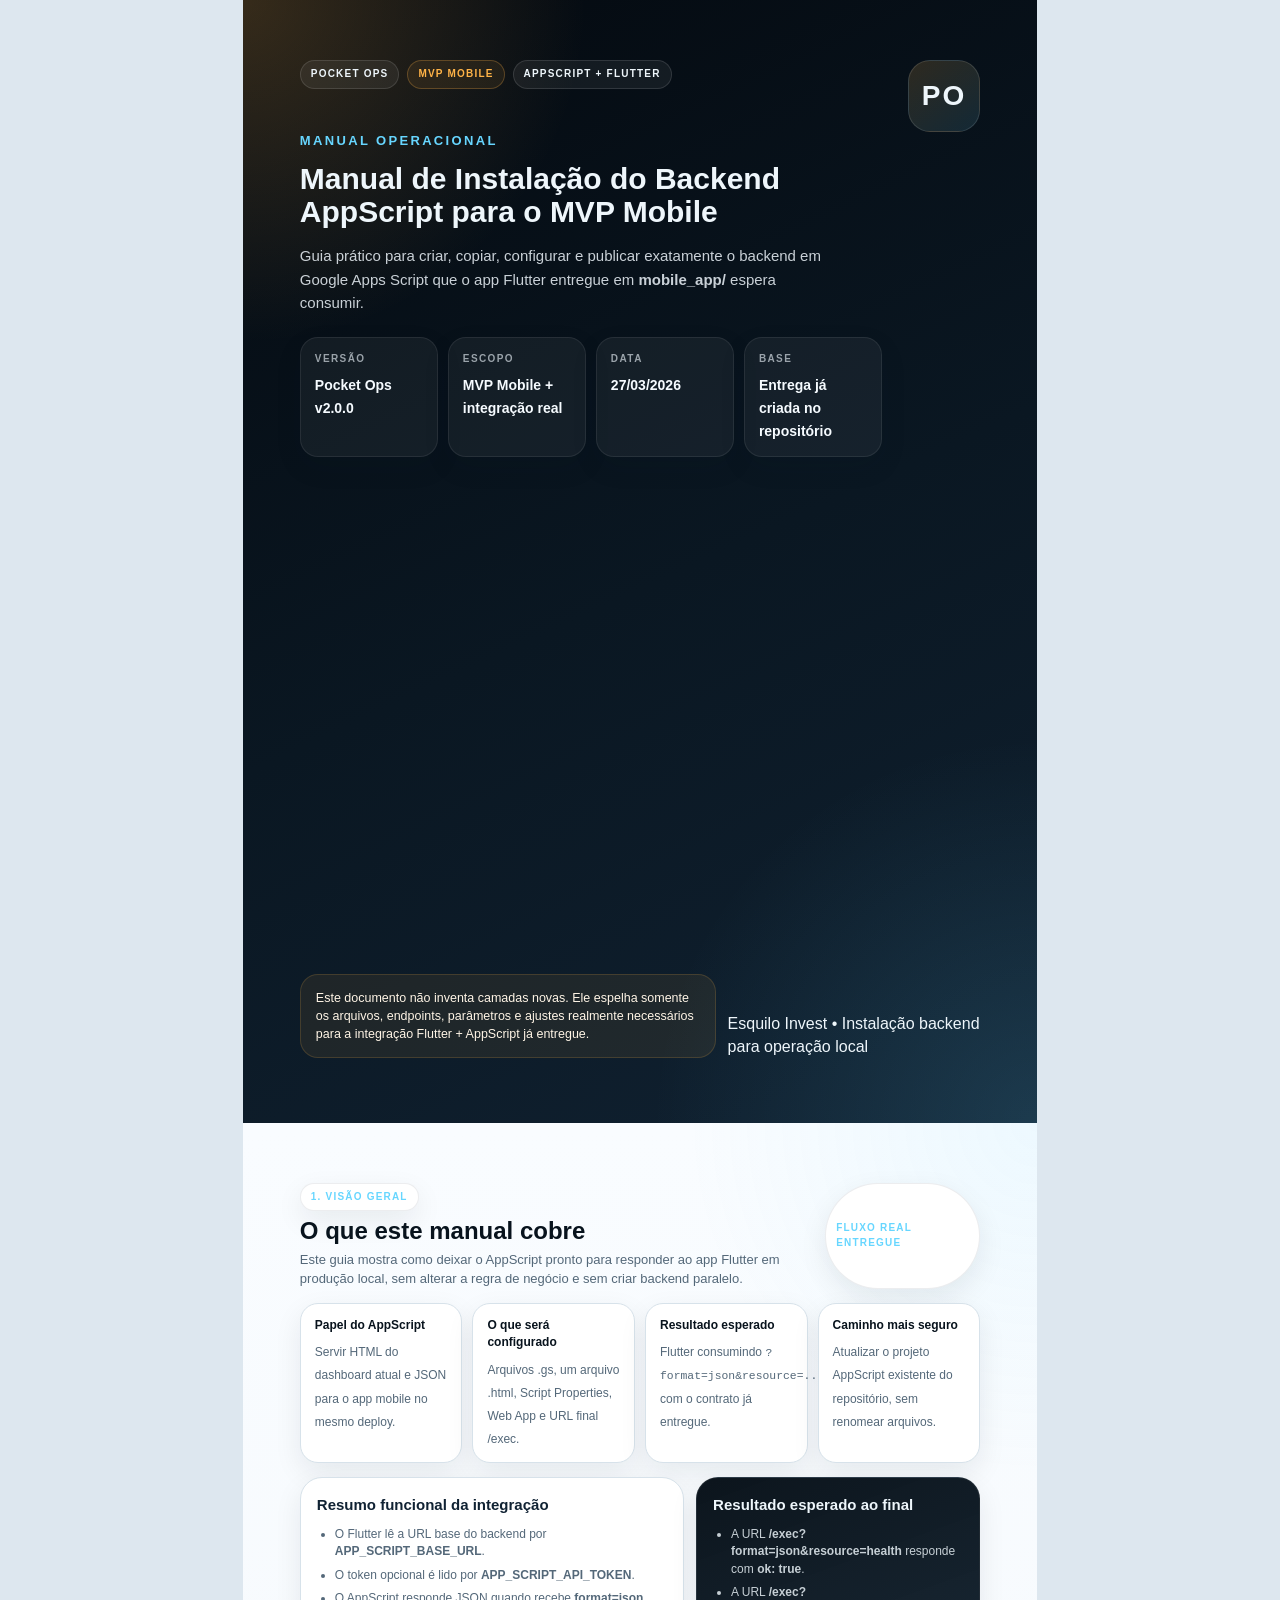
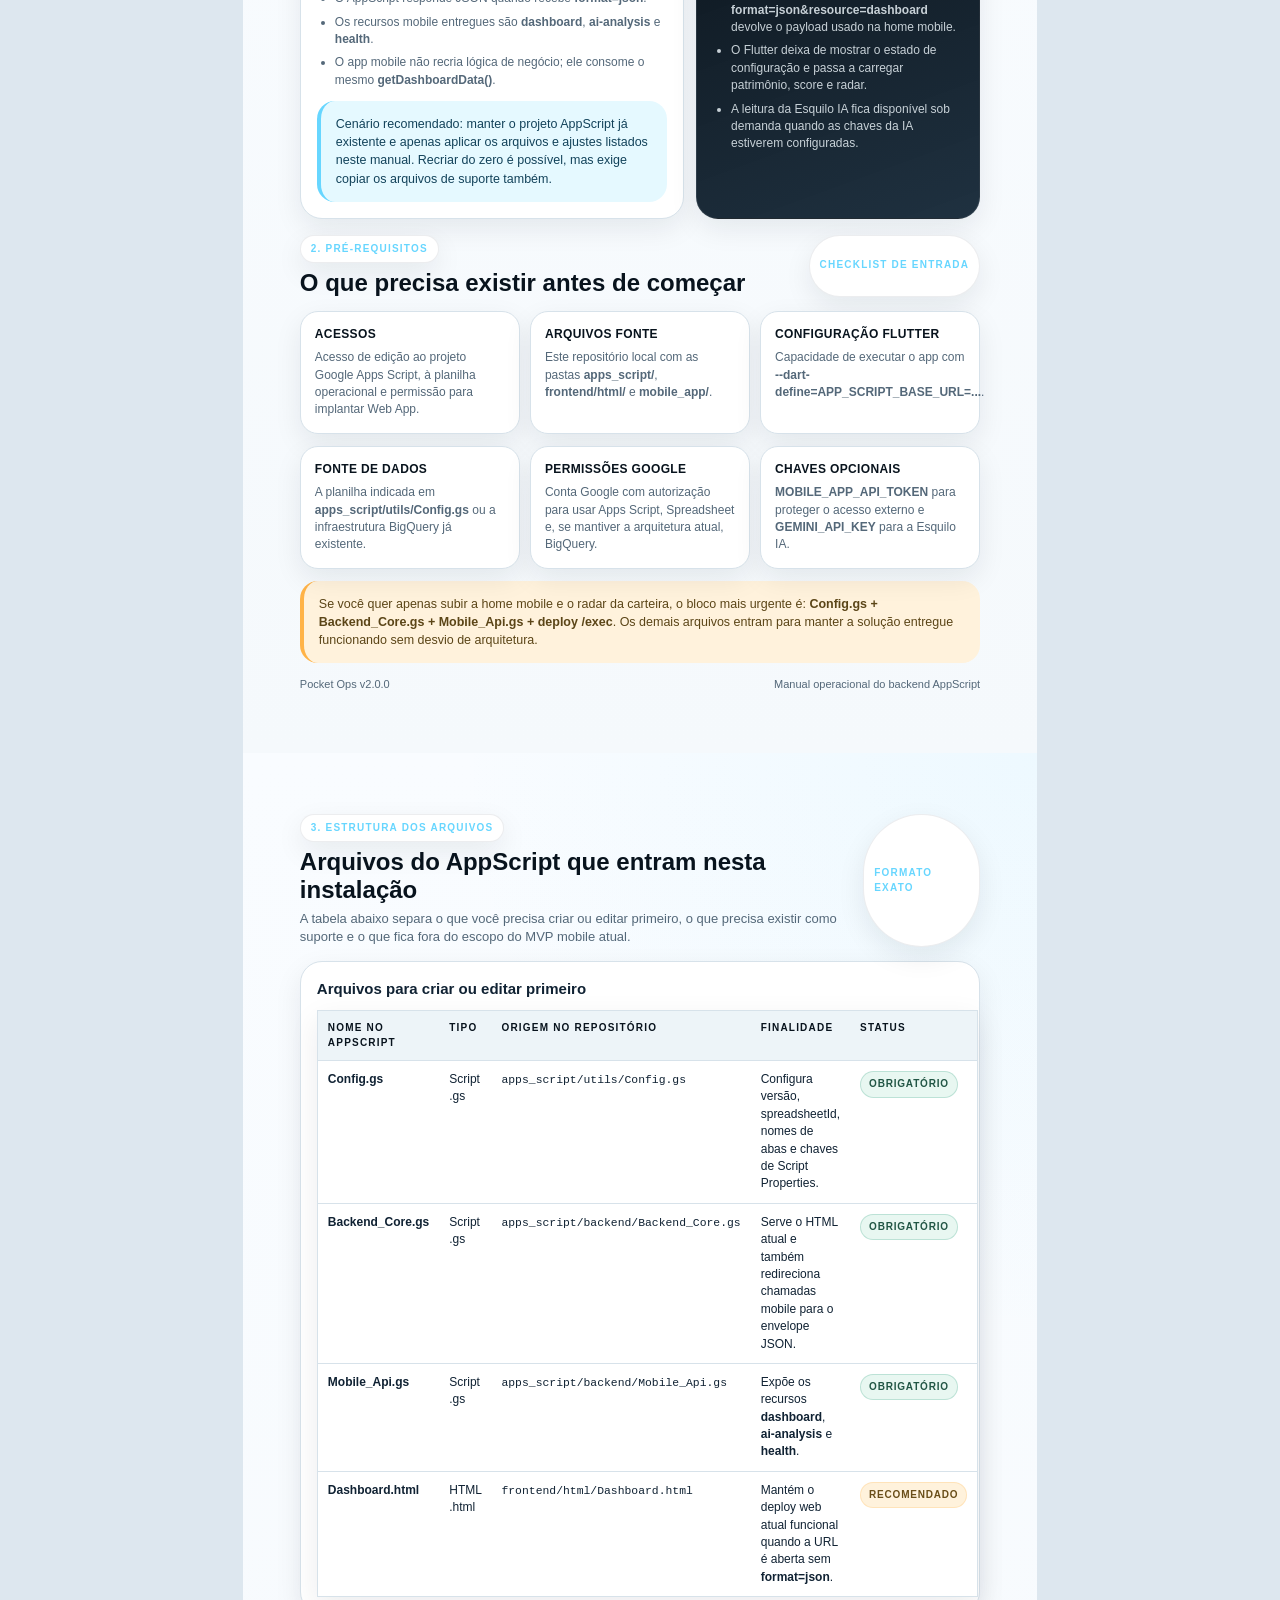
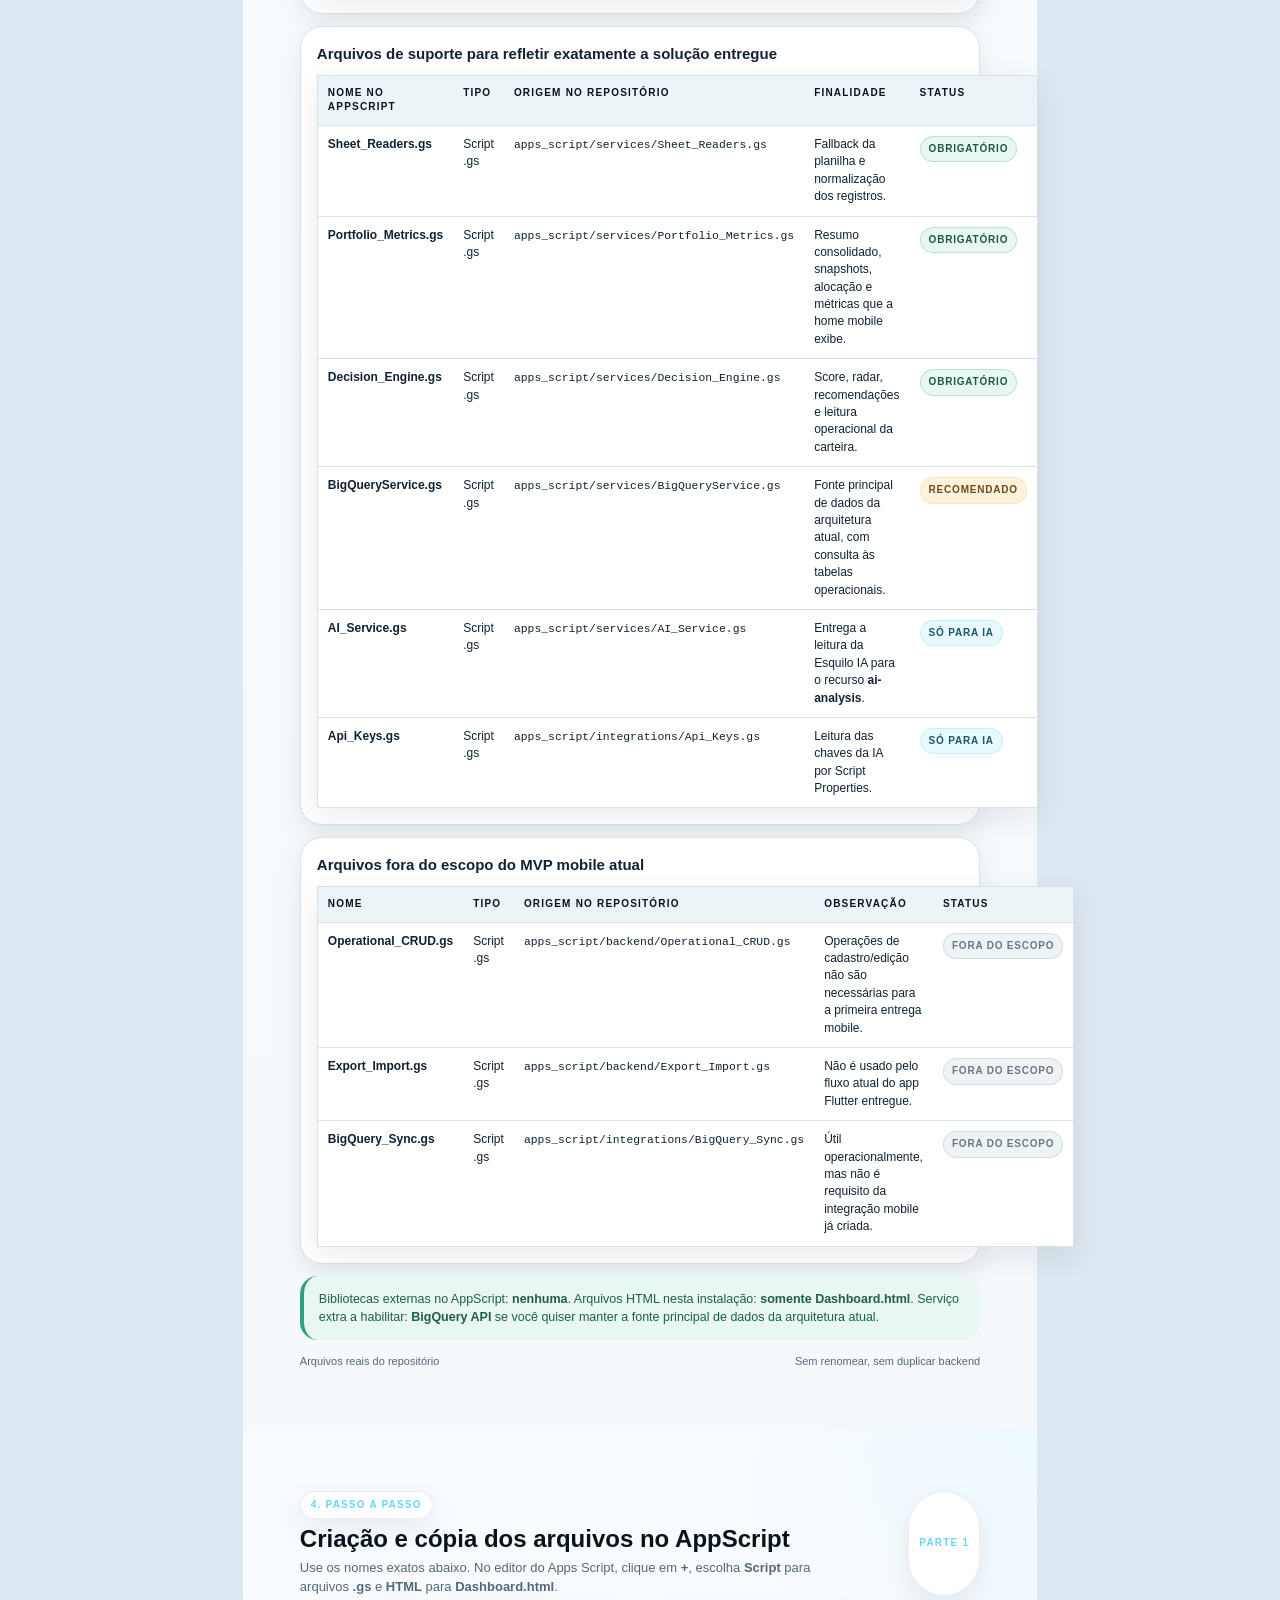
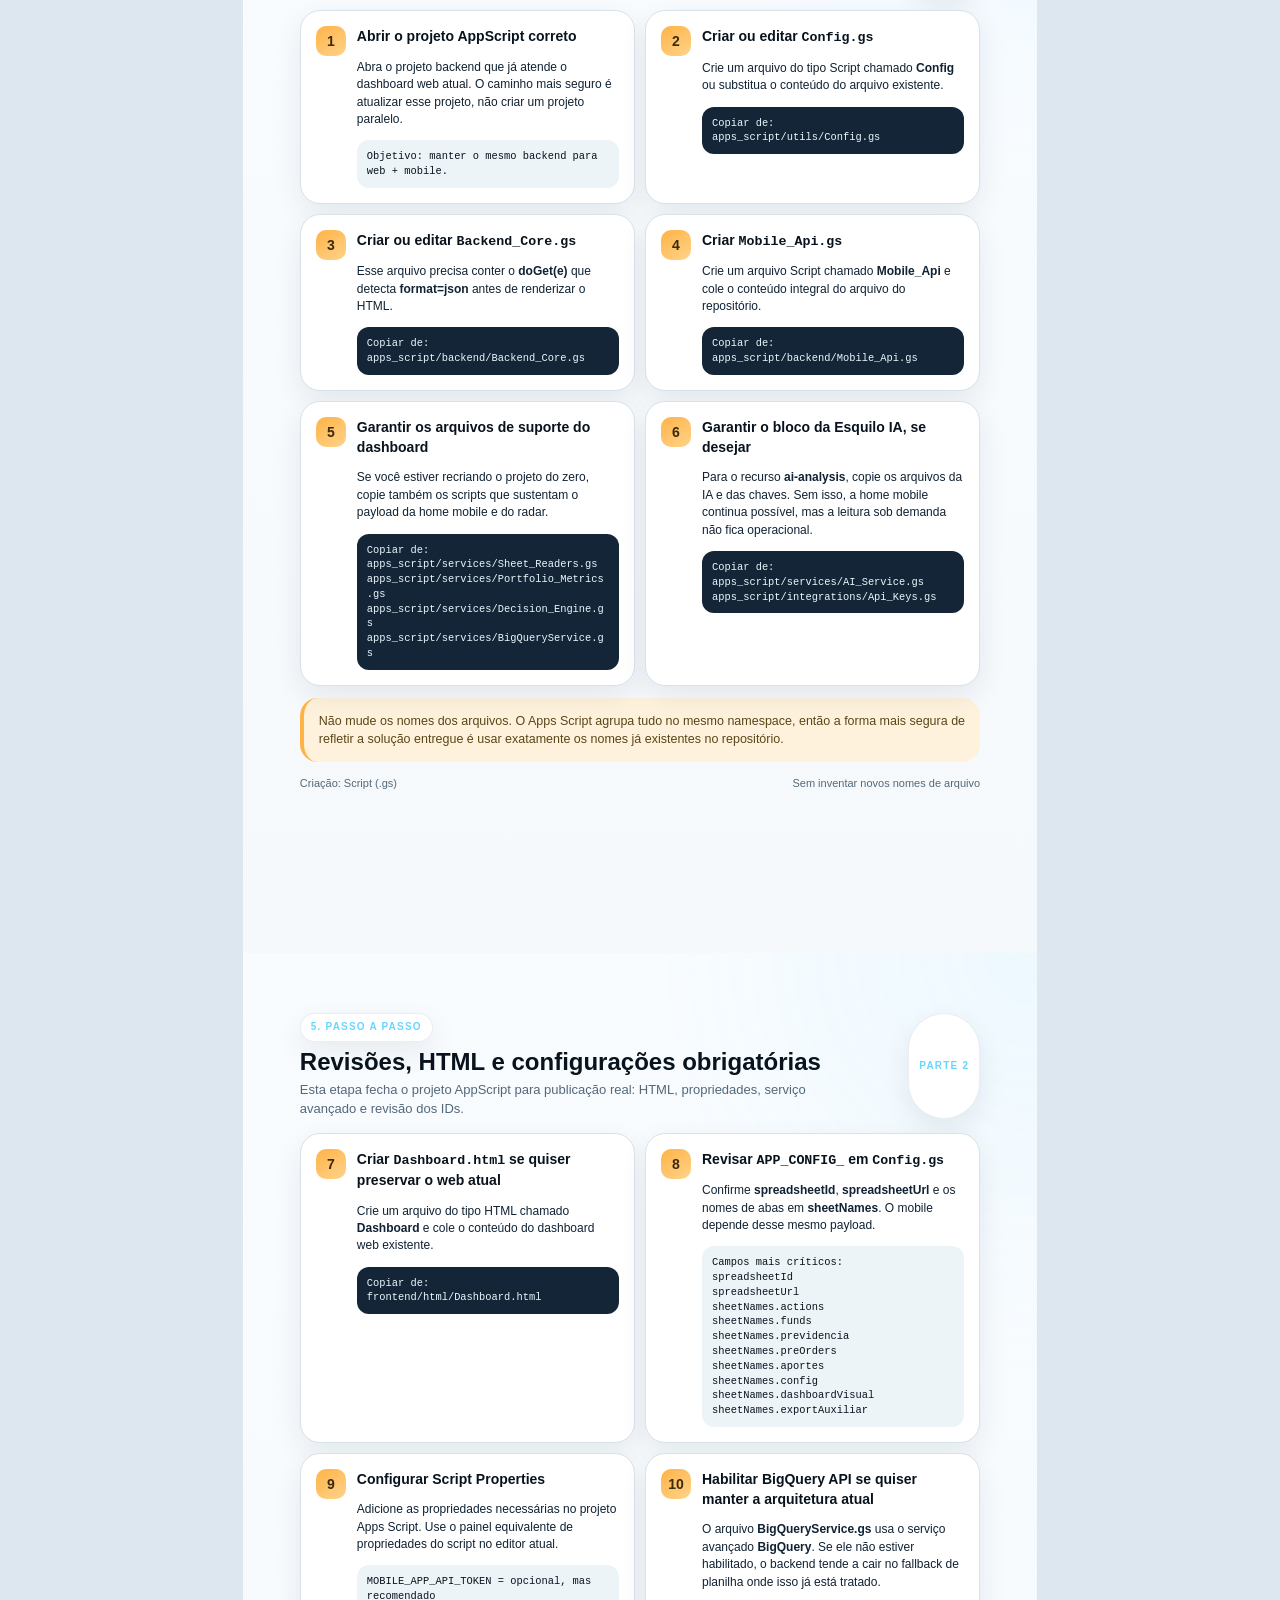
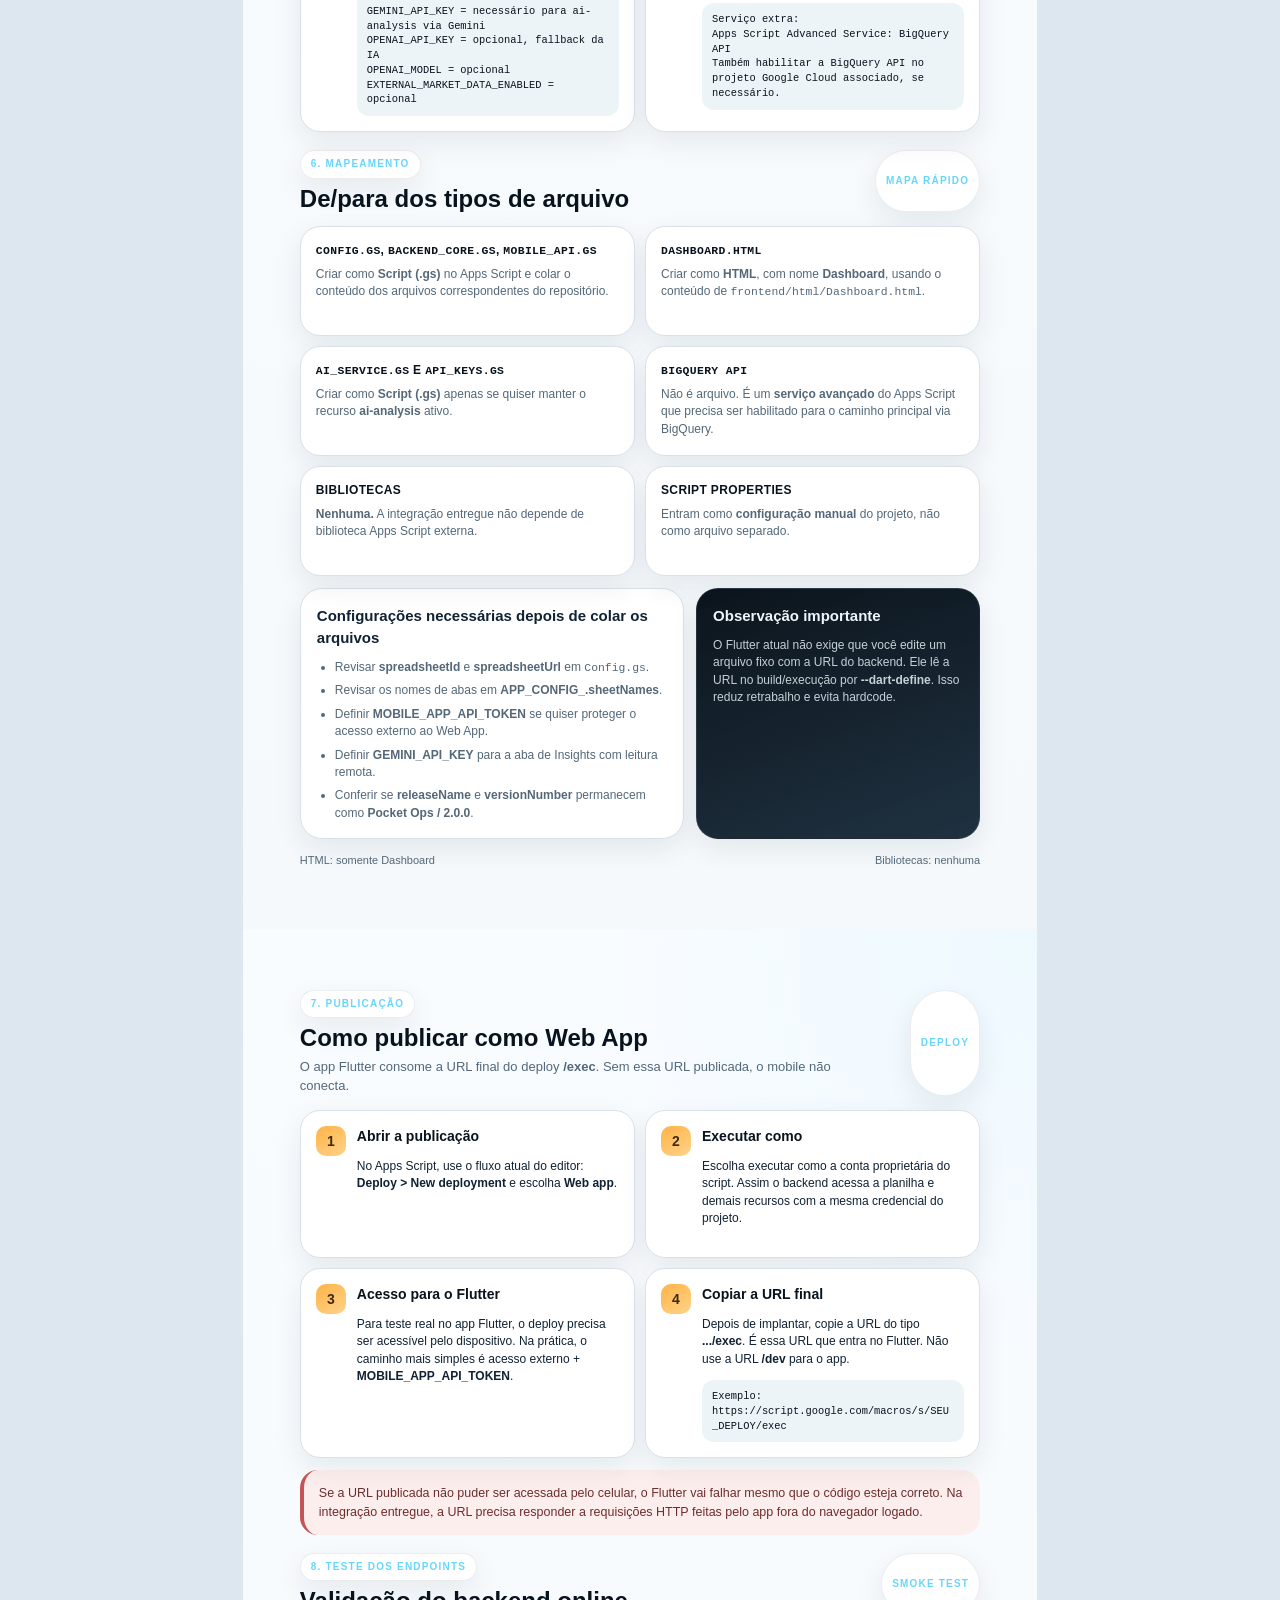
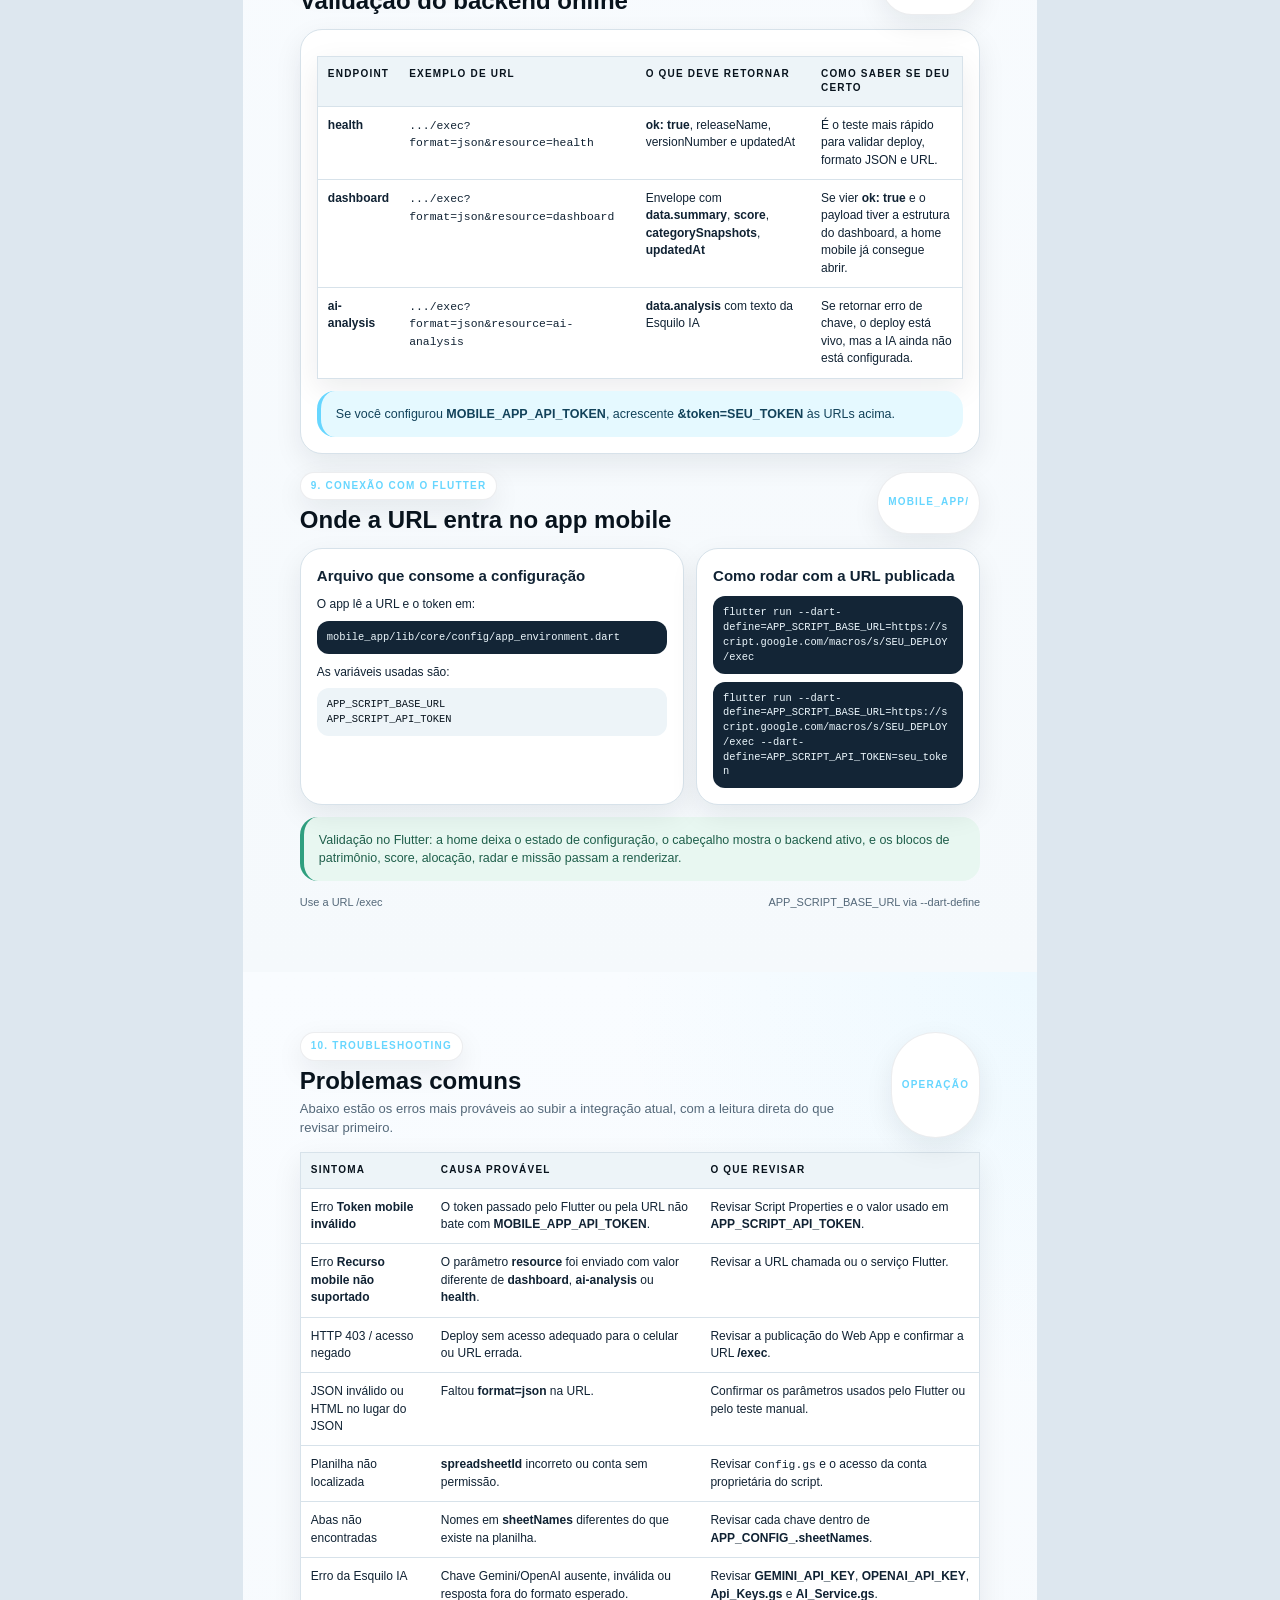
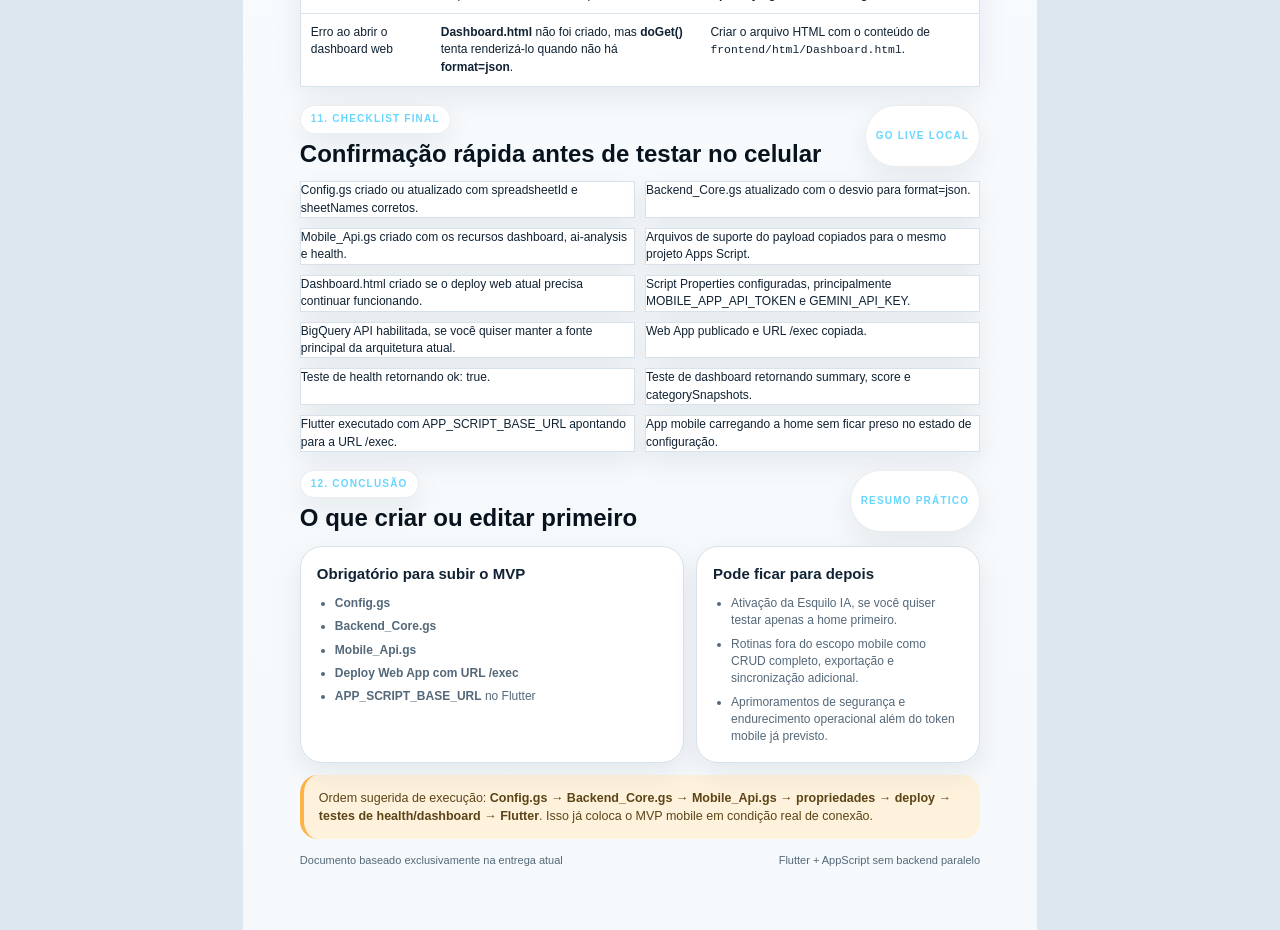
<file: mobile_app/docs/apps_manual.html>
<!DOCTYPE html>
<html lang="pt-BR">
<head>
  <meta charset="UTF-8">
  <title>Manual AppScript MVP Mobile</title>
  <style>
    @page { size: A4; margin: 0; }
    :root {
      --ink: #102233;
      --muted: #546879;
      --line: #d7e2ea;
      --white: #ffffff;
      --paper: #f5f9fc;
      --navy: #08131d;
      --navy-2: #132536;
      --amber: #ffb347;
      --amber-soft: #fff2dc;
      --cyan: #67d6ff;
      --cyan-soft: #e5f9ff;
      --green: #2f9f7f;
      --green-soft: #e8f7f1;
      --red: #c65454;
      --red-soft: #fdeeee;
      --shadow: 0 10px 28px rgba(9, 24, 38, 0.08);
    }

    * { box-sizing: border-box; }

    html, body {
      margin: 0;
      padding: 0;
      background: #dde7ef;
      color: var(--ink);
      font-family: "Segoe UI", Arial, sans-serif;
      -webkit-print-color-adjust: exact;
      print-color-adjust: exact;
    }

    body { line-height: 1.45; }

    .page {
      width: 210mm;
      min-height: 297mm;
      margin: 0 auto;
      padding: 16mm 15mm 16mm;
      position: relative;
      background:
        radial-gradient(circle at top right, rgba(103, 214, 255, 0.08), transparent 24%),
        linear-gradient(180deg, #f9fcff 0%, var(--paper) 100%);
      break-after: page;
    }

    .page:last-child { break-after: auto; }

    .cover {
      background:
        radial-gradient(circle at top left, rgba(255, 179, 71, 0.2), transparent 25%),
        radial-gradient(circle at bottom right, rgba(103, 214, 255, 0.14), transparent 28%),
        linear-gradient(155deg, #04090f 0%, #0a1722 52%, #102131 100%);
      color: #eef6fb;
    }

    .cover-grid {
      min-height: 264mm;
      display: grid;
      grid-template-rows: auto auto 1fr auto;
      position: relative;
      z-index: 1;
    }

    .row { display: flex; justify-content: space-between; gap: 12px; align-items: flex-start; }
    .chips { display: flex; flex-wrap: wrap; gap: 8px; }
    .chip, .tag {
      display: inline-flex;
      align-items: center;
      padding: 6px 10px;
      border-radius: 999px;
      font-size: 10px;
      font-weight: 800;
      letter-spacing: 0.12em;
      text-transform: uppercase;
    }

    .chip {
      color: #eef6fb;
      border: 1px solid rgba(255,255,255,0.12);
      background: rgba(255,255,255,0.06);
    }

    .chip.alt {
      color: var(--amber);
      border-color: rgba(255, 179, 71, 0.26);
      background: rgba(255, 179, 71, 0.08);
    }

    .mark {
      width: 72px;
      height: 72px;
      border-radius: 22px;
      display: grid;
      place-items: center;
      font-size: 28px;
      font-weight: 800;
      letter-spacing: 0.08em;
      border: 1px solid rgba(255,255,255,0.12);
      background: linear-gradient(145deg, rgba(255,179,71,0.16), rgba(103,214,255,0.12));
    }

    .cover-main { align-self: center; max-width: 154mm; }
    .eyebrow {
      margin: 0 0 12px;
      color: var(--cyan);
      font-size: 13px;
      font-weight: 700;
      letter-spacing: 0.18em;
      text-transform: uppercase;
    }
    .cover h1 {
      margin: 0;
      font-size: 30px;
      line-height: 1.08;
    }
    .cover p.sub {
      margin: 16px 0 0;
      max-width: 140mm;
      font-size: 15px;
      line-height: 1.58;
      color: rgba(238,246,251,0.84);
    }

    .meta-grid, .mini-grid, .check-grid {
      display: grid;
      gap: 10px;
    }

    .meta-grid { grid-template-columns: repeat(4, minmax(0, 1fr)); margin-top: 22px; }
    .mini-grid { grid-template-columns: repeat(3, minmax(0, 1fr)); margin-top: 12px; }
    .check-grid { grid-template-columns: repeat(2, minmax(0, 1fr)); margin-top: 10px; }

    .meta, .card, .mini, .step, .check, .map {
      border: 1px solid var(--line);
      background: var(--white);
      box-shadow: var(--shadow);
    }

    .meta {
      padding: 14px;
      border-radius: 18px;
      background: rgba(255,255,255,0.05);
      border-color: rgba(255,255,255,0.08);
      color: #f6fbff;
    }
    .meta small {
      display: block;
      margin-bottom: 6px;
      color: rgba(238,246,251,0.62);
      font-size: 10px;
      font-weight: 800;
      letter-spacing: 0.14em;
      text-transform: uppercase;
    }
    .meta strong { font-size: 14px; line-height: 1.35; }

    .section-head { display: flex; justify-content: space-between; gap: 12px; margin-bottom: 14px; }
    .tag {
      background: var(--white);
      color: var(--cyan);
      border: 1px solid rgba(16,34,51,0.08);
      box-shadow: var(--shadow);
    }
    h2 { margin: 6px 0 0; font-size: 24px; line-height: 1.15; color: var(--navy); }
    .subhead { margin: 6px 0 0; max-width: 148mm; color: var(--muted); font-size: 13px; }

    .summary {
      display: grid;
      grid-template-columns: repeat(4, minmax(0, 1fr));
      gap: 10px;
      margin-bottom: 14px;
    }
    .summary .card { padding: 13px 14px; border-radius: 18px; }
    .summary strong { display: block; margin-bottom: 5px; font-size: 12px; color: var(--navy); }
    .summary span { font-size: 12px; color: var(--muted); }

    .cols {
      display: grid;
      grid-template-columns: 1.15fr 0.85fr;
      gap: 12px;
      margin-bottom: 12px;
    }
    .card {
      padding: 16px;
      border-radius: 22px;
    }
    .card.dark {
      background: linear-gradient(160deg, rgba(7,16,24,0.98), rgba(19,38,54,0.95));
      border-color: rgba(255,255,255,0.08);
      color: #eef6fb;
    }
    .card h3 { margin: 0 0 10px; font-size: 15px; }
    .card p, .card li, .mini p, .step p, .map p, td, th, .check { font-size: 12px; }
    .card p { margin: 0; }
    .card.dark p, .card.dark li { color: rgba(238,246,251,0.82); }
    ul {
      margin: 10px 0 0;
      padding-left: 18px;
      color: var(--muted);
    }
    li + li { margin-top: 6px; }

    .mini {
      padding: 14px;
      border-radius: 18px;
    }
    .mini h4, .map h4 {
      margin: 0 0 6px;
      font-size: 12px;
      color: var(--navy);
      letter-spacing: 0.03em;
      text-transform: uppercase;
    }
    .mini p, .map p { margin: 0; color: var(--muted); }

    .note {
      margin-top: 12px;
      padding: 14px 15px;
      border-left: 4px solid var(--amber);
      border-radius: 18px;
      background: var(--amber-soft);
      color: #5b4517;
      font-size: 12.5px;
    }
    .note.info { border-left-color: var(--cyan); background: var(--cyan-soft); color: #12425a; }
    .note.ok { border-left-color: var(--green); background: var(--green-soft); color: #1e5e4a; }
    .note.warn { border-left-color: var(--red); background: var(--red-soft); color: #6d2d2d; }

    table {
      width: 100%;
      border-collapse: collapse;
      margin-top: 10px;
      background: var(--white);
      border: 1px solid var(--line);
      box-shadow: var(--shadow);
    }
    th, td {
      padding: 10px;
      border-bottom: 1px solid var(--line);
      vertical-align: top;
      text-align: left;
    }
    th {
      background: #edf4f8;
      color: var(--navy);
      font-size: 10px;
      font-weight: 800;
      letter-spacing: 0.12em;
      text-transform: uppercase;
    }
    tr:last-child td { border-bottom: none; }

    .status {
      display: inline-flex;
      align-items: center;
      padding: 5px 8px;
      border-radius: 999px;
      font-size: 10px;
      font-weight: 800;
      letter-spacing: 0.08em;
      text-transform: uppercase;
      border: 1px solid transparent;
      white-space: nowrap;
    }
    .req { color: #225645; background: var(--green-soft); border-color: rgba(47,159,127,0.24); }
    .rec { color: #6a4e19; background: var(--amber-soft); border-color: rgba(255,179,71,0.24); }
    .opt { color: #23546a; background: var(--cyan-soft); border-color: rgba(103,214,255,0.26); }
    .out { color: #6b7784; background: #eef3f6; border-color: rgba(84,104,121,0.16); }

    .code {
      display: block;
      margin-top: 7px;
      padding: 9px 10px;
      border-radius: 12px;
      background: var(--navy-2);
      color: #ecf7fd;
      font-family: Consolas, "Courier New", monospace;
      font-size: 10.4px;
      line-height: 1.42;
      white-space: pre-wrap;
      word-break: break-word;
    }
    .code.light { background: #edf4f8; color: var(--navy); }

    .steps, .maps {
      display: grid;
      gap: 10px;
    }
    .steps { grid-template-columns: 1fr 1fr; }
    .maps { grid-template-columns: 1fr 1fr; margin-top: 12px; }

    .step, .map {
      padding: 15px;
      border-radius: 20px;
      position: relative;
    }
    .step { padding-left: 56px; min-height: 148px; }
    .step .n {
      position: absolute;
      left: 15px;
      top: 15px;
      width: 30px;
      height: 30px;
      display: grid;
      place-items: center;
      border-radius: 10px;
      background: linear-gradient(145deg, var(--amber), #ffd38a);
      color: #3b2a0c;
      font-size: 14px;
      font-weight: 800;
    }
    .step h3 { margin: 0 0 8px; font-size: 14px; color: var(--navy); }
    .map { min-height: 110px; }

    .footer {
      margin-top: 14px;
      display: flex;
      justify-content: space-between;
      gap: 10px;
      color: var(--muted);
      font-size: 11px;
    }

    code { font-family: Consolas, "Courier New", monospace; font-size: 0.95em; }
  </style>
</head>
<body>
  <section class="page cover">
    <div class="cover-grid">
      <div class="row">
        <div class="chips">
          <span class="chip">Pocket Ops</span>
          <span class="chip alt">MVP Mobile</span>
          <span class="chip">AppScript + Flutter</span>
        </div>
        <div class="mark">PO</div>
      </div>
      <div class="cover-main">
        <p class="eyebrow">Manual operacional</p>
        <h1>Manual de Instalação do Backend AppScript para o MVP Mobile</h1>
        <p class="sub">
          Guia prático para criar, copiar, configurar e publicar exatamente o backend em Google Apps Script
          que o app Flutter entregue em <strong>mobile_app/</strong> espera consumir.
        </p>
        <div class="meta-grid">
          <div class="meta"><small>Versão</small><strong>Pocket Ops v2.0.0</strong></div>
          <div class="meta"><small>Escopo</small><strong>MVP Mobile + integração real</strong></div>
          <div class="meta"><small>Data</small><strong>27/03/2026</strong></div>
          <div class="meta"><small>Base</small><strong>Entrega já criada no repositório</strong></div>
        </div>
      </div>
      <div class="row" style="align-items:flex-end;">
        <div class="note" style="max-width:110mm; color:#fff5e6; border-left-color:var(--amber); background:rgba(255,179,71,0.08); border:1px solid rgba(255,179,71,0.16);">
          Este documento não inventa camadas novas. Ele espelha somente os arquivos, endpoints,
          parâmetros e ajustes realmente necessários para a integração Flutter + AppScript já entregue.
        </div>
        <div>Esquilo Invest • Instalação backend para operação local</div>
      </div>
    </div>
  </section>

  <section class="page">
    <div class="section-head">
      <div>
        <span class="tag">1. Visão geral</span>
        <h2>O que este manual cobre</h2>
        <p class="subhead">
          Este guia mostra como deixar o AppScript pronto para responder ao app Flutter em produção local,
          sem alterar a regra de negócio e sem criar backend paralelo.
        </p>
      </div>
      <div class="tag">Fluxo real entregue</div>
    </div>

    <div class="summary">
      <div class="card"><strong>Papel do AppScript</strong><span>Servir HTML do dashboard atual e JSON para o app mobile no mesmo deploy.</span></div>
      <div class="card"><strong>O que será configurado</strong><span>Arquivos .gs, um arquivo .html, Script Properties, Web App e URL final /exec.</span></div>
      <div class="card"><strong>Resultado esperado</strong><span>Flutter consumindo <code>?format=json&amp;resource=...</code> com o contrato já entregue.</span></div>
      <div class="card"><strong>Caminho mais seguro</strong><span>Atualizar o projeto AppScript existente do repositório, sem renomear arquivos.</span></div>
    </div>

    <div class="cols">
      <div class="card">
        <h3>Resumo funcional da integração</h3>
        <ul>
          <li>O Flutter lê a URL base do backend por <strong>APP_SCRIPT_BASE_URL</strong>.</li>
          <li>O token opcional é lido por <strong>APP_SCRIPT_API_TOKEN</strong>.</li>
          <li>O AppScript responde JSON quando recebe <strong>format=json</strong>.</li>
          <li>Os recursos mobile entregues são <strong>dashboard</strong>, <strong>ai-analysis</strong> e <strong>health</strong>.</li>
          <li>O app mobile não recria lógica de negócio; ele consome o mesmo <strong>getDashboardData()</strong>.</li>
        </ul>
        <div class="note info">
          Cenário recomendado: manter o projeto AppScript já existente e apenas aplicar os arquivos e ajustes
          listados neste manual. Recriar do zero é possível, mas exige copiar os arquivos de suporte também.
        </div>
      </div>

      <div class="card dark">
        <h3>Resultado esperado ao final</h3>
        <ul>
          <li>A URL <strong>/exec?format=json&amp;resource=health</strong> responde com <strong>ok: true</strong>.</li>
          <li>A URL <strong>/exec?format=json&amp;resource=dashboard</strong> devolve o payload usado na home mobile.</li>
          <li>O Flutter deixa de mostrar o estado de configuração e passa a carregar patrimônio, score e radar.</li>
          <li>A leitura da Esquilo IA fica disponível sob demanda quando as chaves da IA estiverem configuradas.</li>
        </ul>
      </div>
    </div>

    <div class="section-head" style="margin-top:16px;">
      <div>
        <span class="tag">2. Pré-requisitos</span>
        <h2>O que precisa existir antes de começar</h2>
      </div>
      <div class="tag">Checklist de entrada</div>
    </div>

    <div class="mini-grid">
      <div class="mini"><h4>Acessos</h4><p>Acesso de edição ao projeto Google Apps Script, à planilha operacional e permissão para implantar Web App.</p></div>
      <div class="mini"><h4>Arquivos fonte</h4><p>Este repositório local com as pastas <strong>apps_script/</strong>, <strong>frontend/html/</strong> e <strong>mobile_app/</strong>.</p></div>
      <div class="mini"><h4>Configuração Flutter</h4><p>Capacidade de executar o app com <strong>--dart-define=APP_SCRIPT_BASE_URL=...</strong>.</p></div>
    </div>

    <div class="mini-grid">
      <div class="mini"><h4>Fonte de dados</h4><p>A planilha indicada em <strong>apps_script/utils/Config.gs</strong> ou a infraestrutura BigQuery já existente.</p></div>
      <div class="mini"><h4>Permissões Google</h4><p>Conta Google com autorização para usar Apps Script, Spreadsheet e, se mantiver a arquitetura atual, BigQuery.</p></div>
      <div class="mini"><h4>Chaves opcionais</h4><p><strong>MOBILE_APP_API_TOKEN</strong> para proteger o acesso externo e <strong>GEMINI_API_KEY</strong> para a Esquilo IA.</p></div>
    </div>

    <div class="note">
      Se você quer apenas subir a home mobile e o radar da carteira, o bloco mais urgente é:
      <strong>Config.gs + Backend_Core.gs + Mobile_Api.gs + deploy /exec</strong>.
      Os demais arquivos entram para manter a solução entregue funcionando sem desvio de arquitetura.
    </div>

    <div class="footer"><span>Pocket Ops v2.0.0</span><span>Manual operacional do backend AppScript</span></div>
  </section>

  <section class="page">
    <div class="section-head">
      <div>
        <span class="tag">3. Estrutura dos arquivos</span>
        <h2>Arquivos do AppScript que entram nesta instalação</h2>
        <p class="subhead">
          A tabela abaixo separa o que você precisa criar ou editar primeiro, o que precisa existir como suporte
          e o que fica fora do escopo do MVP mobile atual.
        </p>
      </div>
      <div class="tag">Formato exato</div>
    </div>

    <div class="card">
      <h3>Arquivos para criar ou editar primeiro</h3>
      <table>
        <thead>
          <tr><th>Nome no AppScript</th><th>Tipo</th><th>Origem no repositório</th><th>Finalidade</th><th>Status</th></tr>
        </thead>
        <tbody>
          <tr><td><strong>Config.gs</strong></td><td>Script .gs</td><td><code>apps_script/utils/Config.gs</code></td><td>Configura versão, spreadsheetId, nomes de abas e chaves de Script Properties.</td><td><span class="status req">Obrigatório</span></td></tr>
          <tr><td><strong>Backend_Core.gs</strong></td><td>Script .gs</td><td><code>apps_script/backend/Backend_Core.gs</code></td><td>Serve o HTML atual e também redireciona chamadas mobile para o envelope JSON.</td><td><span class="status req">Obrigatório</span></td></tr>
          <tr><td><strong>Mobile_Api.gs</strong></td><td>Script .gs</td><td><code>apps_script/backend/Mobile_Api.gs</code></td><td>Expõe os recursos <strong>dashboard</strong>, <strong>ai-analysis</strong> e <strong>health</strong>.</td><td><span class="status req">Obrigatório</span></td></tr>
          <tr><td><strong>Dashboard.html</strong></td><td>HTML .html</td><td><code>frontend/html/Dashboard.html</code></td><td>Mantém o deploy web atual funcional quando a URL é aberta sem <strong>format=json</strong>.</td><td><span class="status rec">Recomendado</span></td></tr>
        </tbody>
      </table>
    </div>

    <div class="card" style="margin-top:12px;">
      <h3>Arquivos de suporte para refletir exatamente a solução entregue</h3>
      <table>
        <thead>
          <tr><th>Nome no AppScript</th><th>Tipo</th><th>Origem no repositório</th><th>Finalidade</th><th>Status</th></tr>
        </thead>
        <tbody>
          <tr><td><strong>Sheet_Readers.gs</strong></td><td>Script .gs</td><td><code>apps_script/services/Sheet_Readers.gs</code></td><td>Fallback da planilha e normalização dos registros.</td><td><span class="status req">Obrigatório</span></td></tr>
          <tr><td><strong>Portfolio_Metrics.gs</strong></td><td>Script .gs</td><td><code>apps_script/services/Portfolio_Metrics.gs</code></td><td>Resumo consolidado, snapshots, alocação e métricas que a home mobile exibe.</td><td><span class="status req">Obrigatório</span></td></tr>
          <tr><td><strong>Decision_Engine.gs</strong></td><td>Script .gs</td><td><code>apps_script/services/Decision_Engine.gs</code></td><td>Score, radar, recomendações e leitura operacional da carteira.</td><td><span class="status req">Obrigatório</span></td></tr>
          <tr><td><strong>BigQueryService.gs</strong></td><td>Script .gs</td><td><code>apps_script/services/BigQueryService.gs</code></td><td>Fonte principal de dados da arquitetura atual, com consulta às tabelas operacionais.</td><td><span class="status rec">Recomendado</span></td></tr>
          <tr><td><strong>AI_Service.gs</strong></td><td>Script .gs</td><td><code>apps_script/services/AI_Service.gs</code></td><td>Entrega a leitura da Esquilo IA para o recurso <strong>ai-analysis</strong>.</td><td><span class="status opt">Só para IA</span></td></tr>
          <tr><td><strong>Api_Keys.gs</strong></td><td>Script .gs</td><td><code>apps_script/integrations/Api_Keys.gs</code></td><td>Leitura das chaves da IA por Script Properties.</td><td><span class="status opt">Só para IA</span></td></tr>
        </tbody>
      </table>
    </div>

    <div class="card" style="margin-top:12px;">
      <h3>Arquivos fora do escopo do MVP mobile atual</h3>
      <table>
        <thead>
          <tr><th>Nome</th><th>Tipo</th><th>Origem no repositório</th><th>Observação</th><th>Status</th></tr>
        </thead>
        <tbody>
          <tr><td><strong>Operational_CRUD.gs</strong></td><td>Script .gs</td><td><code>apps_script/backend/Operational_CRUD.gs</code></td><td>Operações de cadastro/edição não são necessárias para a primeira entrega mobile.</td><td><span class="status out">Fora do escopo</span></td></tr>
          <tr><td><strong>Export_Import.gs</strong></td><td>Script .gs</td><td><code>apps_script/backend/Export_Import.gs</code></td><td>Não é usado pelo fluxo atual do app Flutter entregue.</td><td><span class="status out">Fora do escopo</span></td></tr>
          <tr><td><strong>BigQuery_Sync.gs</strong></td><td>Script .gs</td><td><code>apps_script/integrations/BigQuery_Sync.gs</code></td><td>Útil operacionalmente, mas não é requisito da integração mobile já criada.</td><td><span class="status out">Fora do escopo</span></td></tr>
        </tbody>
      </table>
    </div>

    <div class="note ok">
      Bibliotecas externas no AppScript: <strong>nenhuma</strong>. Arquivos HTML nesta instalação: <strong>somente Dashboard.html</strong>.
      Serviço extra a habilitar: <strong>BigQuery API</strong> se você quiser manter a fonte principal de dados da arquitetura atual.
    </div>

    <div class="footer"><span>Arquivos reais do repositório</span><span>Sem renomear, sem duplicar backend</span></div>
  </section>

  <section class="page">
    <div class="section-head">
      <div>
        <span class="tag">4. Passo a passo</span>
        <h2>Criação e cópia dos arquivos no AppScript</h2>
        <p class="subhead">
          Use os nomes exatos abaixo. No editor do Apps Script, clique em <strong>+</strong>,
          escolha <strong>Script</strong> para arquivos <strong>.gs</strong> e <strong>HTML</strong> para <strong>Dashboard.html</strong>.
        </p>
      </div>
      <div class="tag">Parte 1</div>
    </div>

    <div class="steps">
      <div class="step">
        <div class="n">1</div>
        <h3>Abrir o projeto AppScript correto</h3>
        <p>Abra o projeto backend que já atende o dashboard web atual. O caminho mais seguro é atualizar esse projeto, não criar um projeto paralelo.</p>
        <span class="code light">Objetivo: manter o mesmo backend para web + mobile.</span>
      </div>

      <div class="step">
        <div class="n">2</div>
        <h3>Criar ou editar <code>Config.gs</code></h3>
        <p>Crie um arquivo do tipo Script chamado <strong>Config</strong> ou substitua o conteúdo do arquivo existente.</p>
        <span class="code">Copiar de:
apps_script/utils/Config.gs</span>
      </div>

      <div class="step">
        <div class="n">3</div>
        <h3>Criar ou editar <code>Backend_Core.gs</code></h3>
        <p>Esse arquivo precisa conter o <strong>doGet(e)</strong> que detecta <strong>format=json</strong> antes de renderizar o HTML.</p>
        <span class="code">Copiar de:
apps_script/backend/Backend_Core.gs</span>
      </div>

      <div class="step">
        <div class="n">4</div>
        <h3>Criar <code>Mobile_Api.gs</code></h3>
        <p>Crie um arquivo Script chamado <strong>Mobile_Api</strong> e cole o conteúdo integral do arquivo do repositório.</p>
        <span class="code">Copiar de:
apps_script/backend/Mobile_Api.gs</span>
      </div>

      <div class="step">
        <div class="n">5</div>
        <h3>Garantir os arquivos de suporte do dashboard</h3>
        <p>Se você estiver recriando o projeto do zero, copie também os scripts que sustentam o payload da home mobile e do radar.</p>
        <span class="code">Copiar de:
apps_script/services/Sheet_Readers.gs
apps_script/services/Portfolio_Metrics.gs
apps_script/services/Decision_Engine.gs
apps_script/services/BigQueryService.gs</span>
      </div>

      <div class="step">
        <div class="n">6</div>
        <h3>Garantir o bloco da Esquilo IA, se desejar</h3>
        <p>Para o recurso <strong>ai-analysis</strong>, copie os arquivos da IA e das chaves. Sem isso, a home mobile continua possível, mas a leitura sob demanda não fica operacional.</p>
        <span class="code">Copiar de:
apps_script/services/AI_Service.gs
apps_script/integrations/Api_Keys.gs</span>
      </div>
    </div>

    <div class="note">
      Não mude os nomes dos arquivos. O Apps Script agrupa tudo no mesmo namespace, então a forma mais segura
      de refletir a solução entregue é usar exatamente os nomes já existentes no repositório.
    </div>

    <div class="footer"><span>Criação: Script (.gs)</span><span>Sem inventar novos nomes de arquivo</span></div>
  </section>

  <section class="page">
    <div class="section-head">
      <div>
        <span class="tag">5. Passo a passo</span>
        <h2>Revisões, HTML e configurações obrigatórias</h2>
        <p class="subhead">
          Esta etapa fecha o projeto AppScript para publicação real: HTML, propriedades, serviço avançado e revisão dos IDs.
        </p>
      </div>
      <div class="tag">Parte 2</div>
    </div>

    <div class="steps">
      <div class="step">
        <div class="n">7</div>
        <h3>Criar <code>Dashboard.html</code> se quiser preservar o web atual</h3>
        <p>Crie um arquivo do tipo HTML chamado <strong>Dashboard</strong> e cole o conteúdo do dashboard web existente.</p>
        <span class="code">Copiar de:
frontend/html/Dashboard.html</span>
      </div>

      <div class="step">
        <div class="n">8</div>
        <h3>Revisar <code>APP_CONFIG_</code> em <code>Config.gs</code></h3>
        <p>Confirme <strong>spreadsheetId</strong>, <strong>spreadsheetUrl</strong> e os nomes de abas em <strong>sheetNames</strong>. O mobile depende desse mesmo payload.</p>
        <span class="code light">Campos mais críticos:
spreadsheetId
spreadsheetUrl
sheetNames.actions
sheetNames.funds
sheetNames.previdencia
sheetNames.preOrders
sheetNames.aportes
sheetNames.config
sheetNames.dashboardVisual
sheetNames.exportAuxiliar</span>
      </div>

      <div class="step">
        <div class="n">9</div>
        <h3>Configurar Script Properties</h3>
        <p>Adicione as propriedades necessárias no projeto Apps Script. Use o painel equivalente de propriedades do script no editor atual.</p>
        <span class="code light">MOBILE_APP_API_TOKEN = opcional, mas recomendado
GEMINI_API_KEY = necessário para ai-analysis via Gemini
OPENAI_API_KEY = opcional, fallback da IA
OPENAI_MODEL = opcional
EXTERNAL_MARKET_DATA_ENABLED = opcional</span>
      </div>

      <div class="step">
        <div class="n">10</div>
        <h3>Habilitar BigQuery API se quiser manter a arquitetura atual</h3>
        <p>O arquivo <strong>BigQueryService.gs</strong> usa o serviço avançado <strong>BigQuery</strong>. Se ele não estiver habilitado, o backend tende a cair no fallback de planilha onde isso já está tratado.</p>
        <span class="code light">Serviço extra:
Apps Script Advanced Service: BigQuery API
Também habilitar a BigQuery API no projeto Google Cloud associado, se necessário.</span>
      </div>
    </div>

    <div class="section-head" style="margin-top:18px;">
      <div>
        <span class="tag">6. Mapeamento</span>
        <h2>De/para dos tipos de arquivo</h2>
      </div>
      <div class="tag">Mapa rápido</div>
    </div>

    <div class="maps">
      <div class="map"><h4><code>Config.gs</code>, <code>Backend_Core.gs</code>, <code>Mobile_Api.gs</code></h4><p>Criar como <strong>Script (.gs)</strong> no Apps Script e colar o conteúdo dos arquivos correspondentes do repositório.</p></div>
      <div class="map"><h4><code>Dashboard.html</code></h4><p>Criar como <strong>HTML</strong>, com nome <strong>Dashboard</strong>, usando o conteúdo de <code>frontend/html/Dashboard.html</code>.</p></div>
      <div class="map"><h4><code>AI_Service.gs</code> e <code>Api_Keys.gs</code></h4><p>Criar como <strong>Script (.gs)</strong> apenas se quiser manter o recurso <strong>ai-analysis</strong> ativo.</p></div>
      <div class="map"><h4><code>BigQuery API</code></h4><p>Não é arquivo. É um <strong>serviço avançado</strong> do Apps Script que precisa ser habilitado para o caminho principal via BigQuery.</p></div>
      <div class="map"><h4>Bibliotecas</h4><p><strong>Nenhuma.</strong> A integração entregue não depende de biblioteca Apps Script externa.</p></div>
      <div class="map"><h4>Script Properties</h4><p>Entram como <strong>configuração manual</strong> do projeto, não como arquivo separado.</p></div>
    </div>

    <div class="cols" style="margin-top:12px;">
      <div class="card">
        <h3>Configurações necessárias depois de colar os arquivos</h3>
        <ul>
          <li>Revisar <strong>spreadsheetId</strong> e <strong>spreadsheetUrl</strong> em <code>Config.gs</code>.</li>
          <li>Revisar os nomes de abas em <strong>APP_CONFIG_.sheetNames</strong>.</li>
          <li>Definir <strong>MOBILE_APP_API_TOKEN</strong> se quiser proteger o acesso externo ao Web App.</li>
          <li>Definir <strong>GEMINI_API_KEY</strong> para a aba de Insights com leitura remota.</li>
          <li>Conferir se <strong>releaseName</strong> e <strong>versionNumber</strong> permanecem como <strong>Pocket Ops / 2.0.0</strong>.</li>
        </ul>
      </div>
      <div class="card dark">
        <h3>Observação importante</h3>
        <p>
          O Flutter atual não exige que você edite um arquivo fixo com a URL do backend.
          Ele lê a URL no build/execução por <strong>--dart-define</strong>. Isso reduz retrabalho e evita hardcode.
        </p>
      </div>
    </div>

    <div class="footer"><span>HTML: somente Dashboard</span><span>Bibliotecas: nenhuma</span></div>
  </section>

  <section class="page">
    <div class="section-head">
      <div>
        <span class="tag">7. Publicação</span>
        <h2>Como publicar como Web App</h2>
        <p class="subhead">
          O app Flutter consome a URL final do deploy <strong>/exec</strong>. Sem essa URL publicada, o mobile não conecta.
        </p>
      </div>
      <div class="tag">Deploy</div>
    </div>

    <div class="steps">
      <div class="step"><div class="n">1</div><h3>Abrir a publicação</h3><p>No Apps Script, use o fluxo atual do editor: <strong>Deploy &gt; New deployment</strong> e escolha <strong>Web app</strong>.</p></div>
      <div class="step"><div class="n">2</div><h3>Executar como</h3><p>Escolha executar como a conta proprietária do script. Assim o backend acessa a planilha e demais recursos com a mesma credencial do projeto.</p></div>
      <div class="step"><div class="n">3</div><h3>Acesso para o Flutter</h3><p>Para teste real no app Flutter, o deploy precisa ser acessível pelo dispositivo. Na prática, o caminho mais simples é acesso externo + <strong>MOBILE_APP_API_TOKEN</strong>.</p></div>
      <div class="step"><div class="n">4</div><h3>Copiar a URL final</h3><p>Depois de implantar, copie a URL do tipo <strong>.../exec</strong>. É essa URL que entra no Flutter. Não use a URL <strong>/dev</strong> para o app.</p><span class="code light">Exemplo:
https://script.google.com/macros/s/SEU_DEPLOY/exec</span></div>
    </div>

    <div class="note warn">
      Se a URL publicada não puder ser acessada pelo celular, o Flutter vai falhar mesmo que o código esteja correto.
      Na integração entregue, a URL precisa responder a requisições HTTP feitas pelo app fora do navegador logado.
    </div>

    <div class="section-head" style="margin-top:18px;">
      <div><span class="tag">8. Teste dos endpoints</span><h2>Validação do backend online</h2></div>
      <div class="tag">Smoke test</div>
    </div>

    <div class="card">
      <table>
        <thead>
          <tr><th>Endpoint</th><th>Exemplo de URL</th><th>O que deve retornar</th><th>Como saber se deu certo</th></tr>
        </thead>
        <tbody>
          <tr><td><strong>health</strong></td><td><code>.../exec?format=json&amp;resource=health</code></td><td><strong>ok: true</strong>, releaseName, versionNumber e updatedAt</td><td>É o teste mais rápido para validar deploy, formato JSON e URL.</td></tr>
          <tr><td><strong>dashboard</strong></td><td><code>.../exec?format=json&amp;resource=dashboard</code></td><td>Envelope com <strong>data.summary</strong>, <strong>score</strong>, <strong>categorySnapshots</strong>, <strong>updatedAt</strong></td><td>Se vier <strong>ok: true</strong> e o payload tiver a estrutura do dashboard, a home mobile já consegue abrir.</td></tr>
          <tr><td><strong>ai-analysis</strong></td><td><code>.../exec?format=json&amp;resource=ai-analysis</code></td><td><strong>data.analysis</strong> com texto da Esquilo IA</td><td>Se retornar erro de chave, o deploy está vivo, mas a IA ainda não está configurada.</td></tr>
        </tbody>
      </table>
      <div class="note info">
        Se você configurou <strong>MOBILE_APP_API_TOKEN</strong>, acrescente <strong>&amp;token=SEU_TOKEN</strong> às URLs acima.
      </div>
    </div>

    <div class="section-head" style="margin-top:18px;">
      <div><span class="tag">9. Conexão com o Flutter</span><h2>Onde a URL entra no app mobile</h2></div>
      <div class="tag">mobile_app/</div>
    </div>

    <div class="cols">
      <div class="card">
        <h3>Arquivo que consome a configuração</h3>
        <p>O app lê a URL e o token em:</p>
        <span class="code">mobile_app/lib/core/config/app_environment.dart</span>
        <p style="margin-top:10px;">As variáveis usadas são:</p>
        <span class="code light">APP_SCRIPT_BASE_URL
APP_SCRIPT_API_TOKEN</span>
      </div>

      <div class="card">
        <h3>Como rodar com a URL publicada</h3>
        <span class="code">flutter run --dart-define=APP_SCRIPT_BASE_URL=https://script.google.com/macros/s/SEU_DEPLOY/exec</span>
        <span class="code" style="margin-top:8px;">flutter run --dart-define=APP_SCRIPT_BASE_URL=https://script.google.com/macros/s/SEU_DEPLOY/exec --dart-define=APP_SCRIPT_API_TOKEN=seu_token</span>
      </div>
    </div>

    <div class="note ok">
      Validação no Flutter: a home deixa o estado de configuração, o cabeçalho mostra o backend ativo,
      e os blocos de patrimônio, score, alocação, radar e missão passam a renderizar.
    </div>

    <div class="footer"><span>Use a URL /exec</span><span>APP_SCRIPT_BASE_URL via --dart-define</span></div>
  </section>

  <section class="page">
    <div class="section-head">
      <div>
        <span class="tag">10. Troubleshooting</span>
        <h2>Problemas comuns</h2>
        <p class="subhead">
          Abaixo estão os erros mais prováveis ao subir a integração atual, com a leitura direta do que revisar primeiro.
        </p>
      </div>
      <div class="tag">Operação</div>
    </div>

    <table>
      <thead>
        <tr><th>Sintoma</th><th>Causa provável</th><th>O que revisar</th></tr>
      </thead>
      <tbody>
        <tr><td>Erro <strong>Token mobile inválido</strong></td><td>O token passado pelo Flutter ou pela URL não bate com <strong>MOBILE_APP_API_TOKEN</strong>.</td><td>Revisar Script Properties e o valor usado em <strong>APP_SCRIPT_API_TOKEN</strong>.</td></tr>
        <tr><td>Erro <strong>Recurso mobile não suportado</strong></td><td>O parâmetro <strong>resource</strong> foi enviado com valor diferente de <strong>dashboard</strong>, <strong>ai-analysis</strong> ou <strong>health</strong>.</td><td>Revisar a URL chamada ou o serviço Flutter.</td></tr>
        <tr><td>HTTP 403 / acesso negado</td><td>Deploy sem acesso adequado para o celular ou URL errada.</td><td>Revisar a publicação do Web App e confirmar a URL <strong>/exec</strong>.</td></tr>
        <tr><td>JSON inválido ou HTML no lugar do JSON</td><td>Faltou <strong>format=json</strong> na URL.</td><td>Confirmar os parâmetros usados pelo Flutter ou pelo teste manual.</td></tr>
        <tr><td>Planilha não localizada</td><td><strong>spreadsheetId</strong> incorreto ou conta sem permissão.</td><td>Revisar <code>Config.gs</code> e o acesso da conta proprietária do script.</td></tr>
        <tr><td>Abas não encontradas</td><td>Nomes em <strong>sheetNames</strong> diferentes do que existe na planilha.</td><td>Revisar cada chave dentro de <strong>APP_CONFIG_.sheetNames</strong>.</td></tr>
        <tr><td>Erro da Esquilo IA</td><td>Chave Gemini/OpenAI ausente, inválida ou resposta fora do formato esperado.</td><td>Revisar <strong>GEMINI_API_KEY</strong>, <strong>OPENAI_API_KEY</strong>, <strong>Api_Keys.gs</strong> e <strong>AI_Service.gs</strong>.</td></tr>
        <tr><td>Erro ao abrir o dashboard web</td><td><strong>Dashboard.html</strong> não foi criado, mas <strong>doGet()</strong> tenta renderizá-lo quando não há <strong>format=json</strong>.</td><td>Criar o arquivo HTML com o conteúdo de <code>frontend/html/Dashboard.html</code>.</td></tr>
      </tbody>
    </table>

    <div class="section-head" style="margin-top:18px;">
      <div>
        <span class="tag">11. Checklist final</span>
        <h2>Confirmação rápida antes de testar no celular</h2>
      </div>
      <div class="tag">Go live local</div>
    </div>

    <div class="check-grid">
      <div class="check">Config.gs criado ou atualizado com spreadsheetId e sheetNames corretos.</div>
      <div class="check">Backend_Core.gs atualizado com o desvio para format=json.</div>
      <div class="check">Mobile_Api.gs criado com os recursos dashboard, ai-analysis e health.</div>
      <div class="check">Arquivos de suporte do payload copiados para o mesmo projeto Apps Script.</div>
      <div class="check">Dashboard.html criado se o deploy web atual precisa continuar funcionando.</div>
      <div class="check">Script Properties configuradas, principalmente MOBILE_APP_API_TOKEN e GEMINI_API_KEY.</div>
      <div class="check">BigQuery API habilitada, se você quiser manter a fonte principal da arquitetura atual.</div>
      <div class="check">Web App publicado e URL /exec copiada.</div>
      <div class="check">Teste de health retornando ok: true.</div>
      <div class="check">Teste de dashboard retornando summary, score e categorySnapshots.</div>
      <div class="check">Flutter executado com APP_SCRIPT_BASE_URL apontando para a URL /exec.</div>
      <div class="check">App mobile carregando a home sem ficar preso no estado de configuração.</div>
    </div>

    <div class="section-head" style="margin-top:18px;">
      <div>
        <span class="tag">12. Conclusão</span>
        <h2>O que criar ou editar primeiro</h2>
      </div>
      <div class="tag">Resumo prático</div>
    </div>

    <div class="cols">
      <div class="card">
        <h3>Obrigatório para subir o MVP</h3>
        <ul>
          <li><strong>Config.gs</strong></li>
          <li><strong>Backend_Core.gs</strong></li>
          <li><strong>Mobile_Api.gs</strong></li>
          <li><strong>Deploy Web App com URL /exec</strong></li>
          <li><strong>APP_SCRIPT_BASE_URL</strong> no Flutter</li>
        </ul>
      </div>

      <div class="card">
        <h3>Pode ficar para depois</h3>
        <ul>
          <li>Ativação da Esquilo IA, se você quiser testar apenas a home primeiro.</li>
          <li>Rotinas fora do escopo mobile como CRUD completo, exportação e sincronização adicional.</li>
          <li>Aprimoramentos de segurança e endurecimento operacional além do token mobile já previsto.</li>
        </ul>
      </div>
    </div>

    <div class="note">
      Ordem sugerida de execução: <strong>Config.gs → Backend_Core.gs → Mobile_Api.gs → propriedades → deploy → testes de health/dashboard → Flutter</strong>.
      Isso já coloca o MVP mobile em condição real de conexão.
    </div>

    <div class="footer"><span>Documento baseado exclusivamente na entrega atual</span><span>Flutter + AppScript sem backend paralelo</span></div>
  </section>

</body>
</html>
</file>
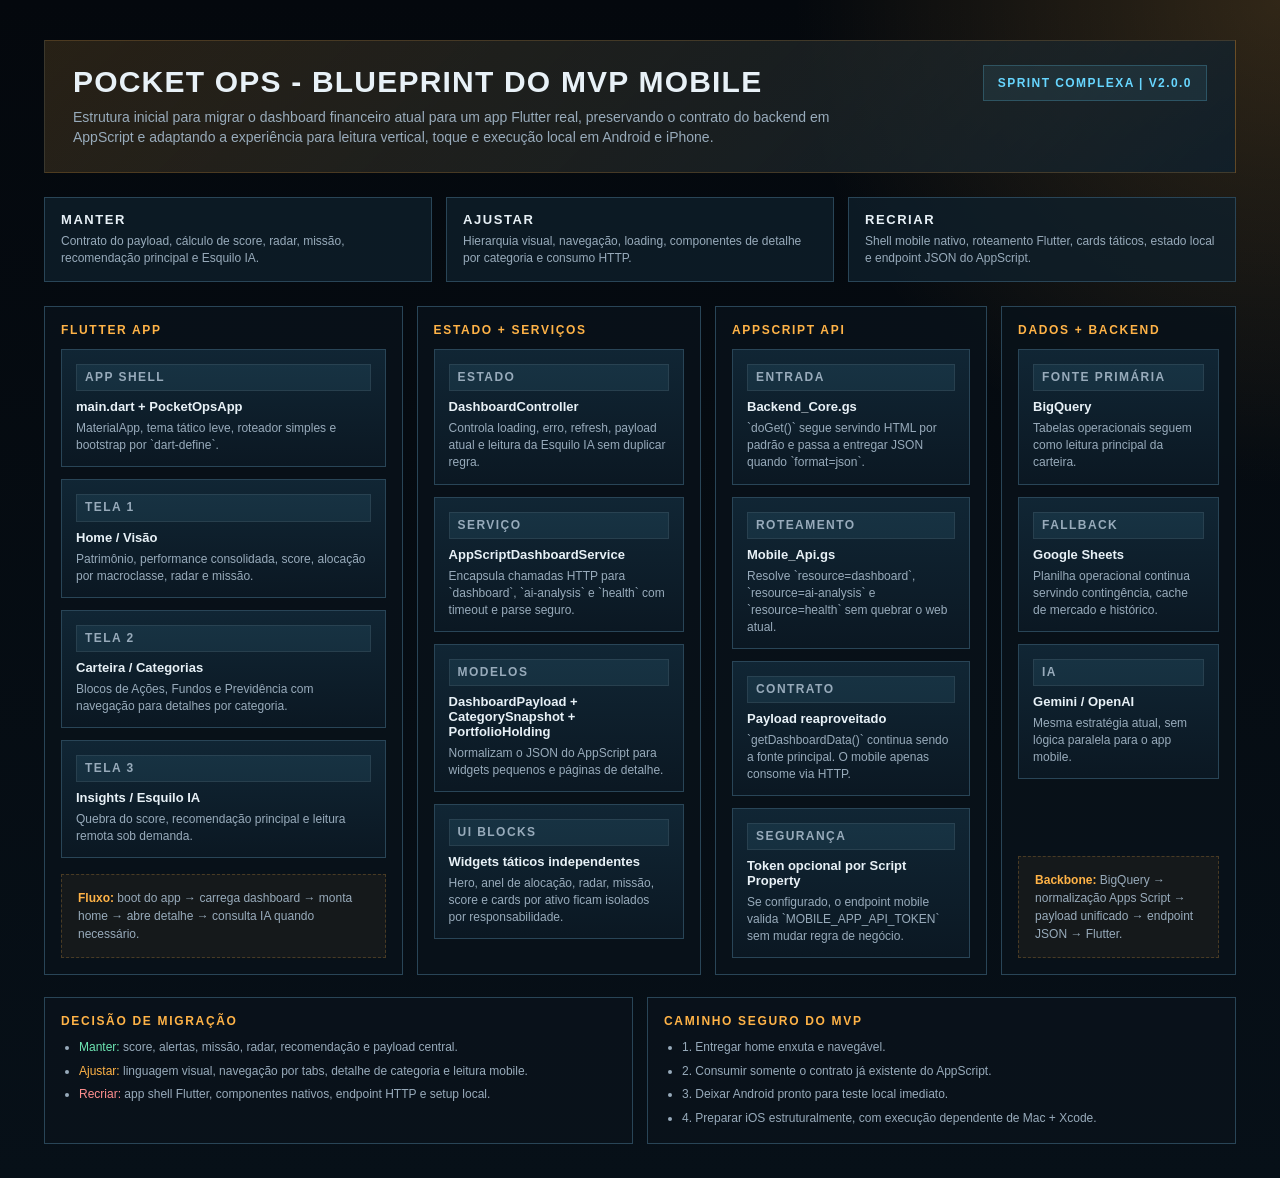
<file: mobile_app/docs/pocket_ops_architecture_blueprint.html>
<!DOCTYPE html>
<html lang="pt-BR">
<head>
  <meta charset="UTF-8">
  <title>Pocket Ops - Blueprint de Arquitetura</title>
  <style>
    :root {
      --bg: #071018;
      --panel: #0f1f2b;
      --panel-alt: #112736;
      --line: #294557;
      --text: #e8f1f7;
      --muted: #98abbb;
      --amber: #ffb347;
      --cyan: #67d6ff;
      --green: #6de6b3;
      --red: #ff8f8f;
    }

    * {
      box-sizing: border-box;
    }

    body {
      margin: 0;
      font-family: "Segoe UI", Arial, sans-serif;
      background:
        radial-gradient(circle at top right, rgba(255, 179, 71, 0.18), transparent 28%),
        linear-gradient(180deg, #04080d 0%, var(--bg) 100%);
      color: var(--text);
    }

    .page {
      width: 1280px;
      min-height: 720px;
      padding: 40px 44px 34px;
    }

    .hero {
      display: flex;
      justify-content: space-between;
      gap: 24px;
      margin-bottom: 24px;
      padding: 24px 28px;
      border: 1px solid rgba(255, 179, 71, 0.18);
      background: linear-gradient(135deg, rgba(255, 179, 71, 0.14), rgba(15, 31, 43, 0.88));
    }

    .hero h1 {
      margin: 0 0 8px;
      font-size: 30px;
      letter-spacing: 0.04em;
      text-transform: uppercase;
    }

    .hero p {
      margin: 0;
      max-width: 760px;
      color: var(--muted);
      line-height: 1.45;
      font-size: 14px;
    }

    .badge {
      align-self: flex-start;
      padding: 10px 14px;
      border: 1px solid rgba(103, 214, 255, 0.22);
      background: rgba(103, 214, 255, 0.08);
      font-size: 12px;
      font-weight: 700;
      letter-spacing: 0.12em;
      text-transform: uppercase;
      color: var(--cyan);
    }

    .legend {
      display: grid;
      grid-template-columns: repeat(3, minmax(0, 1fr));
      gap: 14px;
      margin-bottom: 24px;
    }

    .legend-card {
      padding: 14px 16px;
      border: 1px solid var(--line);
      background: rgba(15, 31, 43, 0.78);
    }

    .legend-card h2 {
      margin: 0 0 6px;
      font-size: 13px;
      letter-spacing: 0.12em;
      text-transform: uppercase;
    }

    .legend-card p {
      margin: 0;
      color: var(--muted);
      font-size: 12px;
      line-height: 1.45;
    }

    .diagram {
      display: grid;
      grid-template-columns: 1.45fr 1.15fr 1.1fr 0.95fr;
      gap: 14px;
      align-items: stretch;
    }

    .lane {
      display: flex;
      flex-direction: column;
      gap: 12px;
      padding: 16px;
      border: 1px solid var(--line);
      background: rgba(8, 18, 26, 0.88);
      position: relative;
    }

    .lane-title {
      margin: 0;
      font-size: 12px;
      font-weight: 700;
      letter-spacing: 0.14em;
      text-transform: uppercase;
      color: var(--amber);
    }

    .box {
      padding: 14px 14px 12px;
      border: 1px solid var(--line);
      background: linear-gradient(180deg, rgba(17, 39, 54, 0.94), rgba(11, 24, 35, 0.96));
    }

    .box strong {
      display: block;
      margin-bottom: 6px;
      font-size: 13px;
      color: var(--text);
    }

    .box span {
      display: block;
      color: var(--muted);
      font-size: 12px;
      line-height: 1.42;
    }

    .pill {
      display: inline-block;
      margin-bottom: 8px;
      padding: 4px 8px;
      border: 1px solid rgba(255, 255, 255, 0.08);
      font-size: 10px;
      font-weight: 700;
      letter-spacing: 0.12em;
      text-transform: uppercase;
      color: var(--cyan);
      background: rgba(103, 214, 255, 0.08);
    }

    .flow {
      margin-top: auto;
      padding: 14px 16px;
      border: 1px dashed rgba(255, 179, 71, 0.22);
      background: rgba(255, 179, 71, 0.05);
      font-size: 12px;
      line-height: 1.5;
      color: var(--muted);
    }

    .flow strong {
      color: var(--amber);
    }

    .footer {
      display: grid;
      grid-template-columns: 1fr 1fr;
      gap: 14px;
      margin-top: 22px;
    }

    .footer-card {
      min-height: 128px;
      padding: 16px;
      border: 1px solid var(--line);
      background: rgba(9, 18, 27, 0.9);
    }

    .footer-card h3 {
      margin: 0 0 10px;
      font-size: 12px;
      letter-spacing: 0.14em;
      text-transform: uppercase;
      color: var(--amber);
    }

    .footer-card ul {
      margin: 0;
      padding-left: 18px;
      color: var(--muted);
      font-size: 12px;
      line-height: 1.55;
    }

    .footer-card li + li {
      margin-top: 5px;
    }

    .status-keep { color: var(--green); }
    .status-adjust { color: var(--amber); }
    .status-rebuild { color: var(--red); }
  </style>
</head>
<body>
  <main class="page">
    <section class="hero">
      <div>
        <h1>Pocket Ops - Blueprint do MVP Mobile</h1>
        <p>
          Estrutura inicial para migrar o dashboard financeiro atual para um app Flutter real,
          preservando o contrato do backend em AppScript e adaptando a experiência para leitura
          vertical, toque e execução local em Android e iPhone.
        </p>
      </div>
      <div class="badge">Sprint Complexa | v2.0.0</div>
    </section>

    <section class="legend">
      <article class="legend-card">
        <h2>Manter</h2>
        <p>Contrato do payload, cálculo de score, radar, missão, recomendação principal e Esquilo IA.</p>
      </article>
      <article class="legend-card">
        <h2>Ajustar</h2>
        <p>Hierarquia visual, navegação, loading, componentes de detalhe por categoria e consumo HTTP.</p>
      </article>
      <article class="legend-card">
        <h2>Recriar</h2>
        <p>Shell mobile nativo, roteamento Flutter, cards táticos, estado local e endpoint JSON do AppScript.</p>
      </article>
    </section>

    <section class="diagram">
      <article class="lane">
        <h2 class="lane-title">Flutter App</h2>
        <div class="box">
          <span class="pill">App Shell</span>
          <strong>main.dart + PocketOpsApp</strong>
          <span>MaterialApp, tema tático leve, roteador simples e bootstrap por `dart-define`.</span>
        </div>
        <div class="box">
          <span class="pill">Tela 1</span>
          <strong>Home / Visão</strong>
          <span>Patrimônio, performance consolidada, score, alocação por macroclasse, radar e missão.</span>
        </div>
        <div class="box">
          <span class="pill">Tela 2</span>
          <strong>Carteira / Categorias</strong>
          <span>Blocos de Ações, Fundos e Previdência com navegação para detalhes por categoria.</span>
        </div>
        <div class="box">
          <span class="pill">Tela 3</span>
          <strong>Insights / Esquilo IA</strong>
          <span>Quebra do score, recomendação principal e leitura remota sob demanda.</span>
        </div>
        <div class="flow">
          <strong>Fluxo:</strong> boot do app → carrega dashboard → monta home → abre detalhe → consulta IA quando necessário.
        </div>
      </article>

      <article class="lane">
        <h2 class="lane-title">Estado + Serviços</h2>
        <div class="box">
          <span class="pill">Estado</span>
          <strong>DashboardController</strong>
          <span>Controla loading, erro, refresh, payload atual e leitura da Esquilo IA sem duplicar regra.</span>
        </div>
        <div class="box">
          <span class="pill">Serviço</span>
          <strong>AppScriptDashboardService</strong>
          <span>Encapsula chamadas HTTP para `dashboard`, `ai-analysis` e `health` com timeout e parse seguro.</span>
        </div>
        <div class="box">
          <span class="pill">Modelos</span>
          <strong>DashboardPayload + CategorySnapshot + PortfolioHolding</strong>
          <span>Normalizam o JSON do AppScript para widgets pequenos e páginas de detalhe.</span>
        </div>
        <div class="box">
          <span class="pill">UI Blocks</span>
          <strong>Widgets táticos independentes</strong>
          <span>Hero, anel de alocação, radar, missão, score e cards por ativo ficam isolados por responsabilidade.</span>
        </div>
      </article>

      <article class="lane">
        <h2 class="lane-title">AppScript API</h2>
        <div class="box">
          <span class="pill">Entrada</span>
          <strong>Backend_Core.gs</strong>
          <span>`doGet()` segue servindo HTML por padrão e passa a entregar JSON quando `format=json`.</span>
        </div>
        <div class="box">
          <span class="pill">Roteamento</span>
          <strong>Mobile_Api.gs</strong>
          <span>Resolve `resource=dashboard`, `resource=ai-analysis` e `resource=health` sem quebrar o web atual.</span>
        </div>
        <div class="box">
          <span class="pill">Contrato</span>
          <strong>Payload reaproveitado</strong>
          <span>`getDashboardData()` continua sendo a fonte principal. O mobile apenas consome via HTTP.</span>
        </div>
        <div class="box">
          <span class="pill">Segurança</span>
          <strong>Token opcional por Script Property</strong>
          <span>Se configurado, o endpoint mobile valida `MOBILE_APP_API_TOKEN` sem mudar regra de negócio.</span>
        </div>
      </article>

      <article class="lane">
        <h2 class="lane-title">Dados + Backend</h2>
        <div class="box">
          <span class="pill">Fonte primária</span>
          <strong>BigQuery</strong>
          <span>Tabelas operacionais seguem como leitura principal da carteira.</span>
        </div>
        <div class="box">
          <span class="pill">Fallback</span>
          <strong>Google Sheets</strong>
          <span>Planilha operacional continua servindo contingência, cache de mercado e histórico.</span>
        </div>
        <div class="box">
          <span class="pill">IA</span>
          <strong>Gemini / OpenAI</strong>
          <span>Mesma estratégia atual, sem lógica paralela para o app mobile.</span>
        </div>
        <div class="flow">
          <strong>Backbone:</strong> BigQuery → normalização Apps Script → payload unificado → endpoint JSON → Flutter.
        </div>
      </article>
    </section>

    <section class="footer">
      <article class="footer-card">
        <h3>Decisão de Migração</h3>
        <ul>
          <li><span class="status-keep">Manter:</span> score, alertas, missão, radar, recomendação e payload central.</li>
          <li><span class="status-adjust">Ajustar:</span> linguagem visual, navegação por tabs, detalhe de categoria e leitura mobile.</li>
          <li><span class="status-rebuild">Recriar:</span> app shell Flutter, componentes nativos, endpoint HTTP e setup local.</li>
        </ul>
      </article>
      <article class="footer-card">
        <h3>Caminho Seguro do MVP</h3>
        <ul>
          <li>1. Entregar home enxuta e navegável.</li>
          <li>2. Consumir somente o contrato já existente do AppScript.</li>
          <li>3. Deixar Android pronto para teste local imediato.</li>
          <li>4. Preparar iOS estruturalmente, com execução dependente de Mac + Xcode.</li>
        </ul>
      </article>
    </section>
  </main>
</body>
</html>
</file>
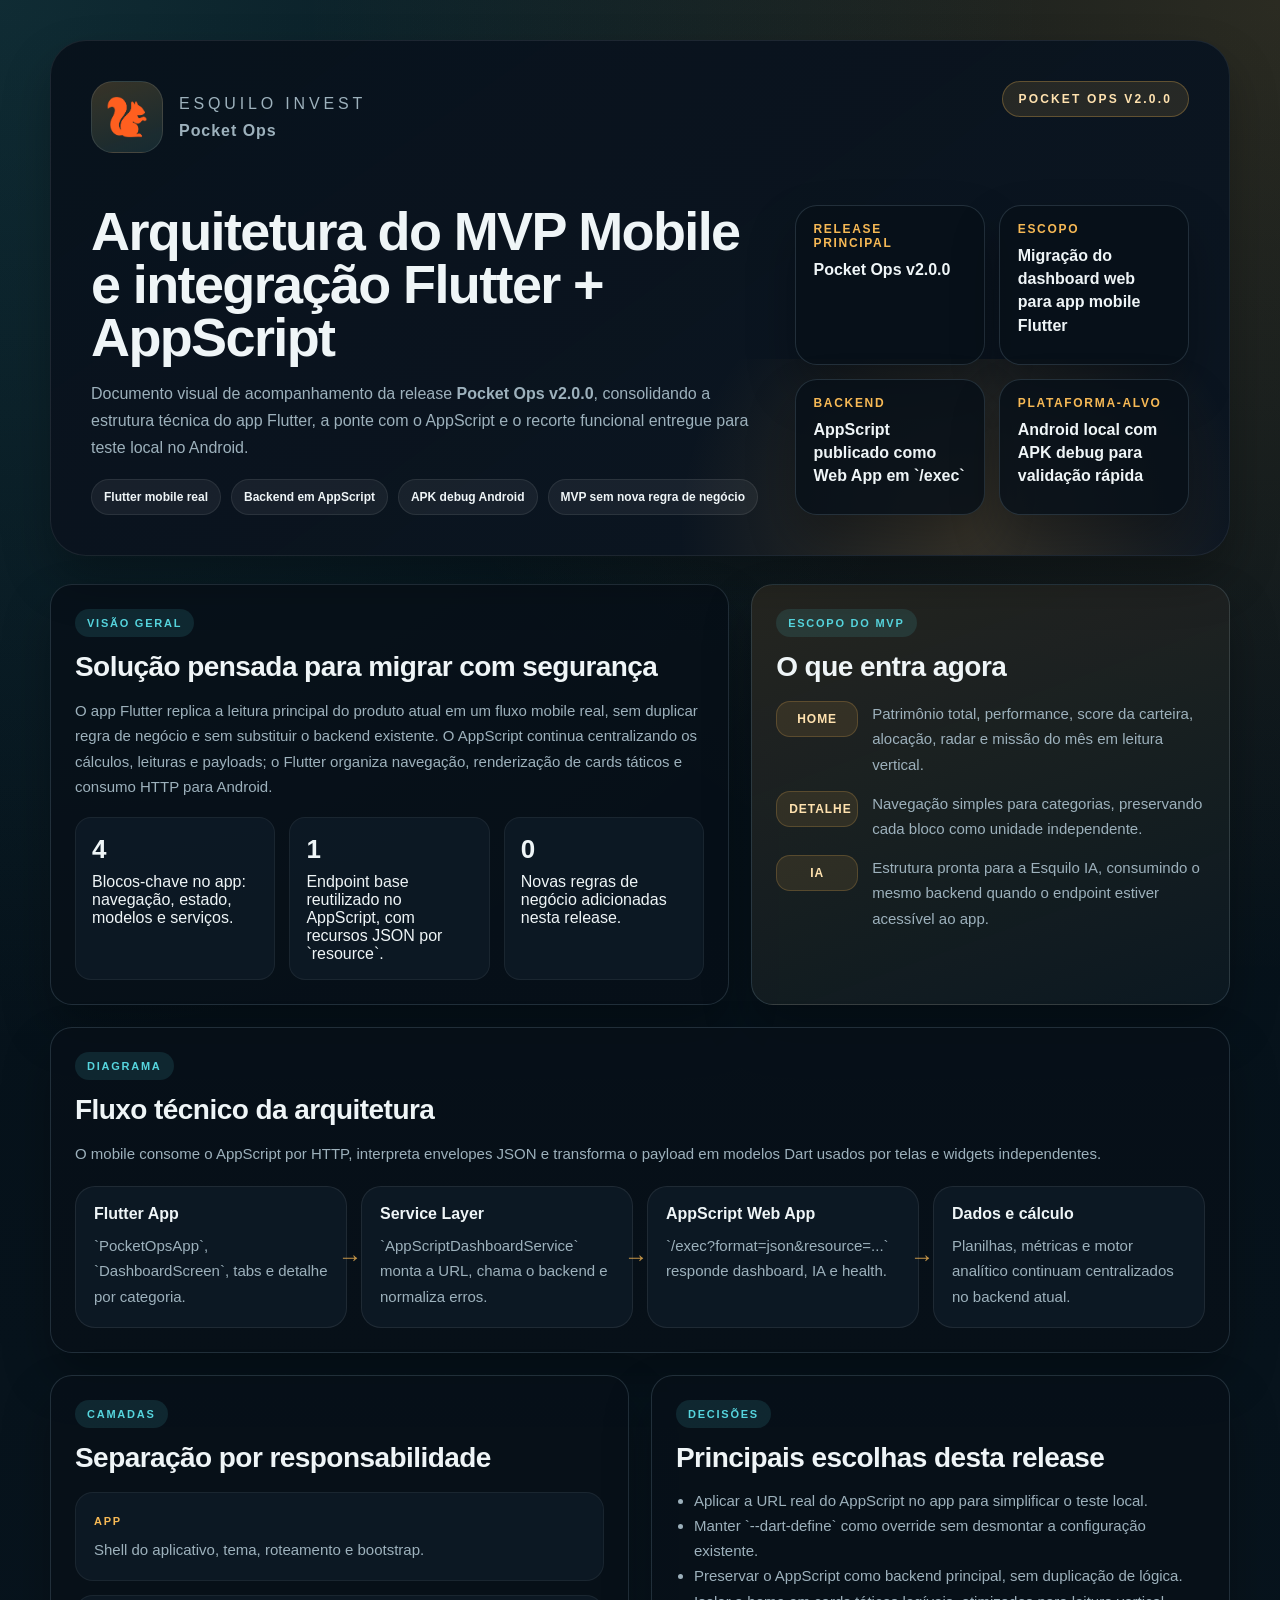
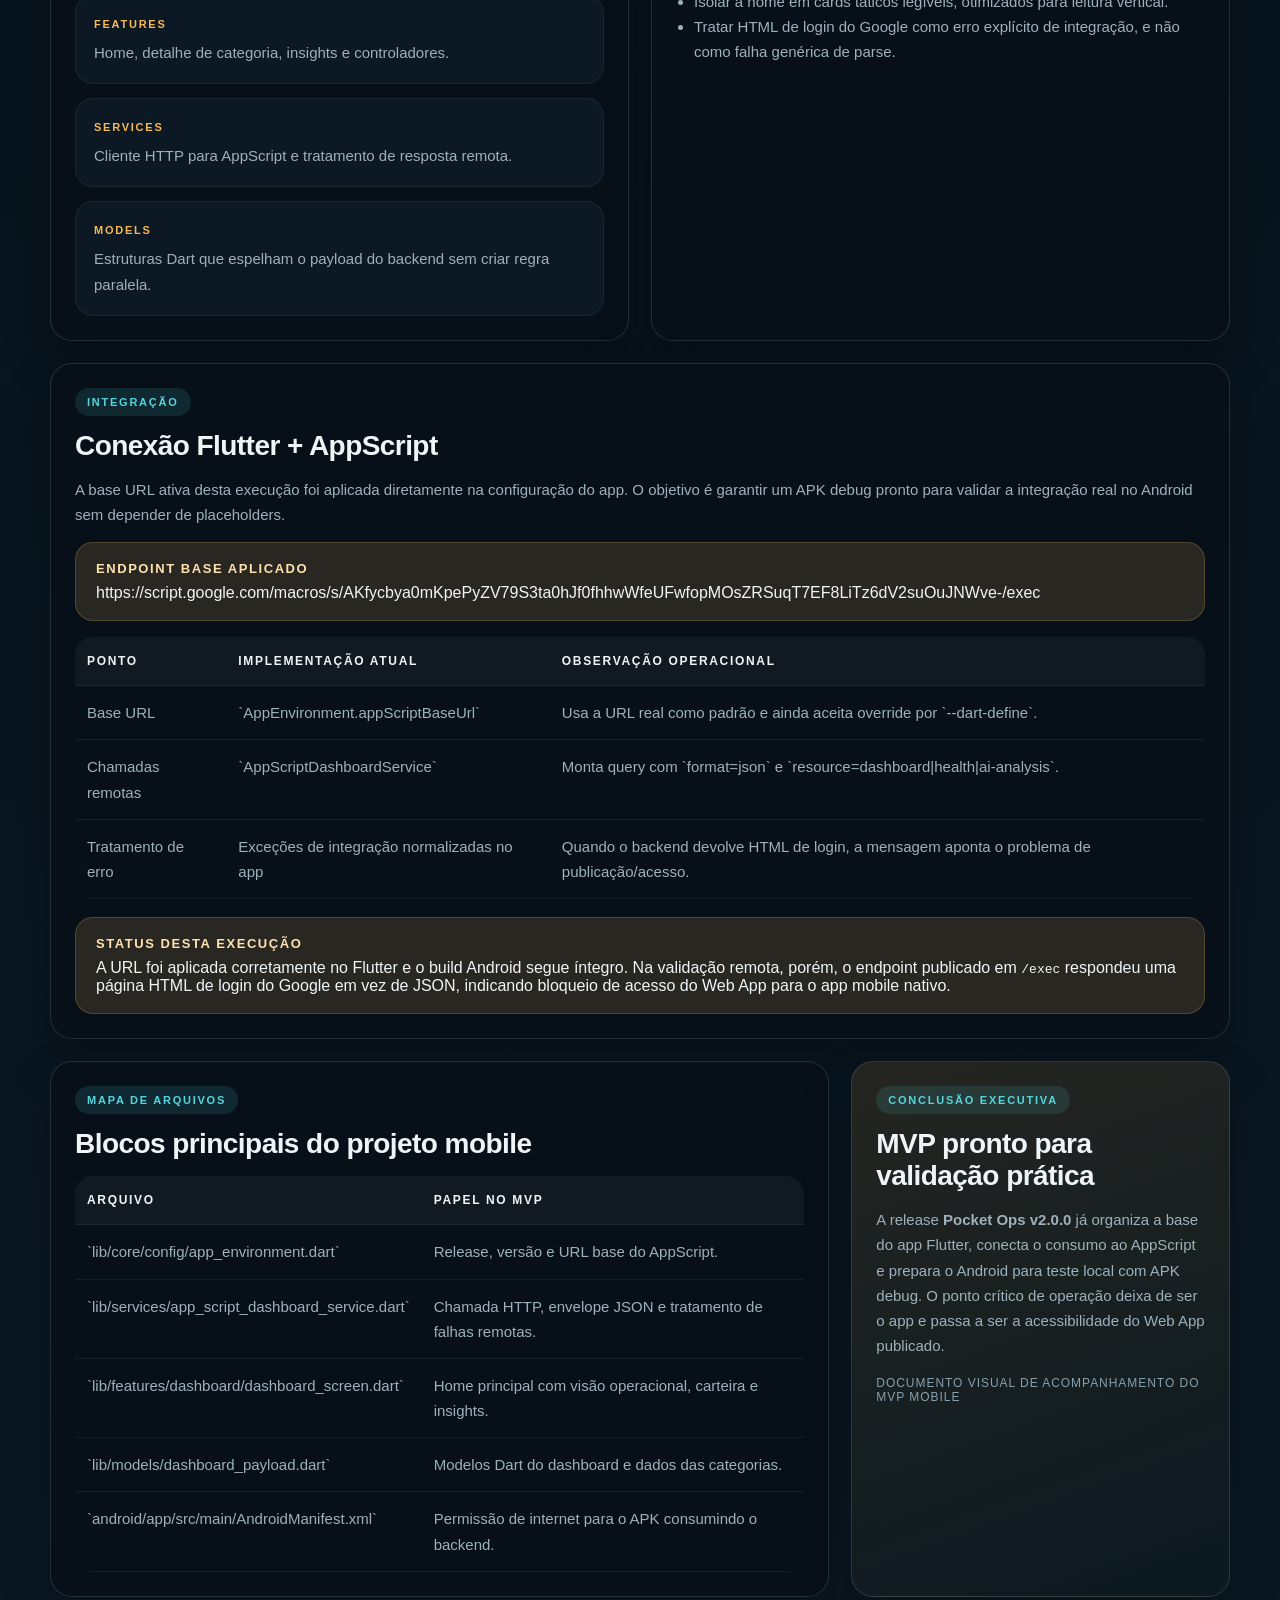
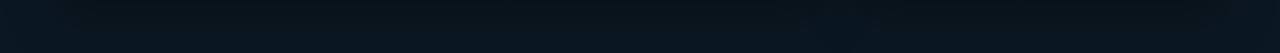
<file: mobile_app/docs/pocket_ops_overview.html>
<!DOCTYPE html>
<html lang="pt-BR">
  <head>
    <meta charset="utf-8" />
    <meta name="viewport" content="width=device-width, initial-scale=1" />
    <title>Pocket Ops v2.0.0 | Esquilo Mobile MVP</title>
    <style>
      :root {
        color-scheme: dark;
        --bg: #061018;
        --bg-soft: #0c1823;
        --panel: rgba(8, 16, 24, 0.84);
        --panel-strong: rgba(5, 11, 17, 0.95);
        --panel-soft: rgba(14, 25, 37, 0.92);
        --text: #eff5f7;
        --muted: #9db1bc;
        --amber: #f7b955;
        --amber-soft: rgba(247, 185, 85, 0.14);
        --cyan: #56d5de;
        --cyan-soft: rgba(86, 213, 222, 0.12);
        --green: #7ed9a3;
        --line: rgba(128, 159, 176, 0.22);
        --shadow: 0 24px 48px rgba(0, 0, 0, 0.28);
        --radius-xl: 28px;
        --radius-lg: 22px;
        --radius-md: 16px;
      }

      * {
        box-sizing: border-box;
      }

      html,
      body {
        margin: 0;
        background:
          radial-gradient(circle at top left, rgba(86, 213, 222, 0.14), transparent 30%),
          radial-gradient(circle at top right, rgba(247, 185, 85, 0.16), transparent 28%),
          linear-gradient(180deg, #041018 0%, #07131c 42%, #0b1823 100%);
        color: var(--text);
        font-family: "Segoe UI", "Trebuchet MS", Arial, sans-serif;
      }

      body {
        padding: 40px 24px 56px;
      }

      .page {
        max-width: 1180px;
        margin: 0 auto;
      }

      .cover {
        position: relative;
        overflow: hidden;
        padding: 40px;
        border: 1px solid rgba(255, 255, 255, 0.08);
        border-radius: 36px;
        background:
          linear-gradient(145deg, rgba(8, 18, 28, 0.96), rgba(12, 22, 34, 0.88)),
          #08131d;
        box-shadow: var(--shadow);
      }

      .cover::after {
        content: "";
        position: absolute;
        inset: auto -10% -28% 45%;
        height: 340px;
        background: radial-gradient(circle, rgba(247, 185, 85, 0.18), transparent 68%);
        pointer-events: none;
      }

      .cover-top {
        display: flex;
        justify-content: space-between;
        gap: 24px;
        align-items: flex-start;
      }

      .brand {
        display: flex;
        gap: 16px;
        align-items: center;
      }

      .brand-mark {
        width: 72px;
        height: 72px;
        border-radius: 22px;
        border: 1px solid rgba(255, 255, 255, 0.1);
        background:
          linear-gradient(160deg, rgba(247, 185, 85, 0.18), rgba(86, 213, 222, 0.1)),
          rgba(15, 23, 31, 0.92);
        display: flex;
        align-items: center;
        justify-content: center;
        overflow: hidden;
      }

      .brand-mark img {
        width: 48px;
        height: 48px;
      }

      .brand-kicker {
        margin: 0 0 6px;
        font-size: 12px;
        letter-spacing: 0.24em;
        text-transform: uppercase;
        color: var(--cyan);
      }

      .brand-name {
        margin: 0;
        font-size: 28px;
        font-weight: 700;
        letter-spacing: 0.06em;
      }

      .release-pill {
        display: inline-flex;
        padding: 10px 16px;
        border-radius: 999px;
        border: 1px solid rgba(247, 185, 85, 0.28);
        background: rgba(247, 185, 85, 0.12);
        color: #ffe2af;
        font-size: 12px;
        font-weight: 700;
        letter-spacing: 0.18em;
        text-transform: uppercase;
      }

      .cover-content {
        position: relative;
        z-index: 1;
        margin-top: 52px;
        display: grid;
        grid-template-columns: minmax(0, 1.4fr) minmax(280px, 0.82fr);
        gap: 30px;
      }

      h1 {
        margin: 0 0 16px;
        font-size: 54px;
        line-height: 0.98;
        letter-spacing: -0.03em;
      }

      .cover p {
        margin: 0;
        color: var(--muted);
        line-height: 1.7;
        font-size: 16px;
      }

      .cover-meta {
        display: grid;
        grid-template-columns: repeat(2, minmax(0, 1fr));
        gap: 14px;
      }

      .meta-card,
      .card,
      .spotlight {
        border: 1px solid var(--line);
        border-radius: var(--radius-lg);
        background: var(--panel);
        box-shadow: var(--shadow);
      }

      .meta-card {
        padding: 16px 18px;
      }

      .meta-card strong {
        display: block;
        margin-bottom: 8px;
        color: var(--amber);
        font-size: 12px;
        letter-spacing: 0.14em;
        text-transform: uppercase;
      }

      .meta-card span {
        display: block;
        color: var(--text);
        font-weight: 600;
        line-height: 1.45;
      }

      .content {
        margin-top: 28px;
        display: grid;
        gap: 22px;
      }

      .section-grid {
        display: grid;
        grid-template-columns: repeat(12, minmax(0, 1fr));
        gap: 22px;
      }

      .span-12 { grid-column: span 12; }
      .span-8 { grid-column: span 8; }
      .span-7 { grid-column: span 7; }
      .span-6 { grid-column: span 6; }
      .span-5 { grid-column: span 5; }
      .span-4 { grid-column: span 4; }

      .card,
      .spotlight {
        padding: 24px;
      }

      .section-tag {
        display: inline-flex;
        padding: 8px 12px;
        border-radius: 999px;
        background: var(--cyan-soft);
        color: var(--cyan);
        font-size: 11px;
        font-weight: 700;
        letter-spacing: 0.16em;
        text-transform: uppercase;
      }

      h2 {
        margin: 14px 0 12px;
        font-size: 28px;
        letter-spacing: -0.02em;
      }

      h3 {
        margin: 0 0 10px;
        font-size: 18px;
      }

      .body-text,
      li,
      td,
      th {
        color: var(--muted);
        line-height: 1.68;
        font-size: 15px;
      }

      ul {
        margin: 14px 0 0;
        padding-left: 18px;
      }

      .stats {
        display: grid;
        grid-template-columns: repeat(3, minmax(0, 1fr));
        gap: 14px;
        margin-top: 18px;
      }

      .stat {
        padding: 16px;
        border-radius: var(--radius-md);
        background: var(--panel-soft);
        border: 1px solid rgba(255, 255, 255, 0.06);
      }

      .stat strong {
        display: block;
        margin-bottom: 8px;
        color: var(--text);
        font-size: 26px;
      }

      .spotlight {
        background:
          linear-gradient(160deg, rgba(247, 185, 85, 0.12), rgba(86, 213, 222, 0.04)),
          rgba(9, 17, 26, 0.94);
      }

      .timeline {
        display: grid;
        gap: 14px;
        margin-top: 18px;
      }

      .timeline-item {
        display: grid;
        grid-template-columns: 82px 1fr;
        gap: 14px;
        align-items: start;
      }

      .timeline-item .step {
        padding: 10px 12px;
        border-radius: 14px;
        background: rgba(247, 185, 85, 0.1);
        border: 1px solid rgba(247, 185, 85, 0.2);
        color: #ffe2af;
        font-size: 12px;
        font-weight: 700;
        letter-spacing: 0.08em;
        text-transform: uppercase;
        text-align: center;
      }

      .flow {
        display: grid;
        grid-template-columns: repeat(4, minmax(0, 1fr));
        gap: 14px;
        align-items: stretch;
        margin-top: 20px;
      }

      .flow-node {
        position: relative;
        padding: 18px;
        border-radius: 20px;
        background: var(--panel-soft);
        border: 1px solid rgba(255, 255, 255, 0.08);
      }

      .flow-node strong {
        display: block;
        margin-bottom: 10px;
        color: var(--text);
        font-size: 16px;
      }

      .flow-node::after {
        content: "→";
        position: absolute;
        top: 50%;
        right: -16px;
        transform: translateY(-50%);
        color: rgba(247, 185, 85, 0.78);
        font-size: 24px;
        font-weight: 700;
      }

      .flow-node:last-child::after {
        display: none;
      }

      .stack {
        display: grid;
        gap: 14px;
        margin-top: 18px;
      }

      .stack-layer {
        padding: 18px;
        border-radius: 18px;
        background: var(--panel-soft);
        border: 1px solid rgba(255, 255, 255, 0.06);
      }

      .stack-layer small {
        display: inline-flex;
        margin-bottom: 10px;
        color: var(--amber);
        font-size: 11px;
        font-weight: 700;
        letter-spacing: 0.16em;
        text-transform: uppercase;
      }

      .callout {
        padding: 18px 20px;
        border-radius: 18px;
        border: 1px solid rgba(247, 185, 85, 0.22);
        background: var(--amber-soft);
        color: var(--text);
      }

      .callout strong {
        display: block;
        margin-bottom: 8px;
        color: #ffe2af;
        font-size: 13px;
        letter-spacing: 0.12em;
        text-transform: uppercase;
      }

      table {
        width: 100%;
        border-collapse: collapse;
        margin-top: 16px;
        overflow: hidden;
        border-radius: 18px;
      }

      th,
      td {
        padding: 14px 12px;
        border-bottom: 1px solid rgba(255, 255, 255, 0.06);
        text-align: left;
        vertical-align: top;
      }

      th {
        color: var(--text);
        font-size: 12px;
        letter-spacing: 0.14em;
        text-transform: uppercase;
        background: rgba(255, 255, 255, 0.04);
      }

      .badge-row {
        display: flex;
        flex-wrap: wrap;
        gap: 10px;
        margin-top: 18px;
      }

      .badge {
        display: inline-flex;
        padding: 10px 12px;
        border-radius: 999px;
        background: rgba(255, 255, 255, 0.06);
        border: 1px solid rgba(255, 255, 255, 0.08);
        color: var(--text);
        font-size: 12px;
        font-weight: 600;
      }

      .footer-note {
        margin-top: 18px;
        color: #86a0ae;
        font-size: 12px;
        letter-spacing: 0.08em;
        text-transform: uppercase;
      }

      @media print {
        body {
          padding: 16px;
          background: #07121a;
        }

        .page {
          max-width: none;
        }

        .cover,
        .card,
        .spotlight,
        .meta-card {
          box-shadow: none;
        }
      }

      @media (max-width: 980px) {
        .cover-content,
        .section-grid,
        .flow,
        .stats,
        .cover-meta {
          grid-template-columns: 1fr;
        }

        .span-12,
        .span-8,
        .span-7,
        .span-6,
        .span-5,
        .span-4 {
          grid-column: span 12;
        }

        .flow-node::after {
          display: none;
        }
      }
    </style>
  </head>
  <body>
    <main class="page">
      <section class="cover">
        <div class="cover-top">
          <div class="brand">
            <div class="brand-mark">
              <img
                src="../android/app/src/main/res/mipmap-xxxhdpi/ic_launcher.png"
                alt="Ícone do Esquilo"
              />
            </div>
            <div>
              <p class="brand-kicker">Esquilo Invest</p>
              <p class="brand-name">Pocket Ops</p>
            </div>
          </div>
          <span class="release-pill">Pocket Ops v2.0.0</span>
        </div>

        <div class="cover-content">
          <div>
            <h1>Arquitetura do MVP Mobile e integração Flutter + AppScript</h1>
            <p>
              Documento visual de acompanhamento da release <strong>Pocket Ops
              v2.0.0</strong>, consolidando a estrutura técnica do app Flutter,
              a ponte com o AppScript e o recorte funcional entregue para teste
              local no Android.
            </p>
            <div class="badge-row">
              <span class="badge">Flutter mobile real</span>
              <span class="badge">Backend em AppScript</span>
              <span class="badge">APK debug Android</span>
              <span class="badge">MVP sem nova regra de negócio</span>
            </div>
          </div>

          <div class="cover-meta">
            <div class="meta-card">
              <strong>Release principal</strong>
              <span>Pocket Ops v2.0.0</span>
            </div>
            <div class="meta-card">
              <strong>Escopo</strong>
              <span>Migração do dashboard web para app mobile Flutter</span>
            </div>
            <div class="meta-card">
              <strong>Backend</strong>
              <span>AppScript publicado como Web App em `/exec`</span>
            </div>
            <div class="meta-card">
              <strong>Plataforma-alvo</strong>
              <span>Android local com APK debug para validação rápida</span>
            </div>
          </div>
        </div>
      </section>

      <section class="content">
        <div class="section-grid">
          <article class="card span-7">
            <span class="section-tag">Visão Geral</span>
            <h2>Solução pensada para migrar com segurança</h2>
            <p class="body-text">
              O app Flutter replica a leitura principal do produto atual em um
              fluxo mobile real, sem duplicar regra de negócio e sem substituir
              o backend existente. O AppScript continua centralizando os
              cálculos, leituras e payloads; o Flutter organiza navegação,
              renderização de cards táticos e consumo HTTP para Android.
            </p>
            <div class="stats">
              <div class="stat">
                <strong>4</strong>
                Blocos-chave no app: navegação, estado, modelos e serviços.
              </div>
              <div class="stat">
                <strong>1</strong>
                Endpoint base reutilizado no AppScript, com recursos JSON por
                `resource`.
              </div>
              <div class="stat">
                <strong>0</strong>
                Novas regras de negócio adicionadas nesta release.
              </div>
            </div>
          </article>

          <aside class="spotlight span-5">
            <span class="section-tag">Escopo do MVP</span>
            <h2>O que entra agora</h2>
            <div class="timeline">
              <div class="timeline-item">
                <div class="step">Home</div>
                <div class="body-text">
                  Patrimônio total, performance, score da carteira, alocação,
                  radar e missão do mês em leitura vertical.
                </div>
              </div>
              <div class="timeline-item">
                <div class="step">Detalhe</div>
                <div class="body-text">
                  Navegação simples para categorias, preservando cada bloco como
                  unidade independente.
                </div>
              </div>
              <div class="timeline-item">
                <div class="step">IA</div>
                <div class="body-text">
                  Estrutura pronta para a Esquilo IA, consumindo o mesmo backend
                  quando o endpoint estiver acessível ao app.
                </div>
              </div>
            </div>
          </aside>
        </div>

        <article class="card">
          <span class="section-tag">Diagrama</span>
          <h2>Fluxo técnico da arquitetura</h2>
          <p class="body-text">
            O mobile consome o AppScript por HTTP, interpreta envelopes JSON e
            transforma o payload em modelos Dart usados por telas e widgets
            independentes.
          </p>
          <div class="flow">
            <div class="flow-node">
              <strong>Flutter App</strong>
              <div class="body-text">
                `PocketOpsApp`, `DashboardScreen`, tabs e detalhe por categoria.
              </div>
            </div>
            <div class="flow-node">
              <strong>Service Layer</strong>
              <div class="body-text">
                `AppScriptDashboardService` monta a URL, chama o backend e
                normaliza erros.
              </div>
            </div>
            <div class="flow-node">
              <strong>AppScript Web App</strong>
              <div class="body-text">
                `/exec?format=json&resource=...` responde dashboard, IA e health.
              </div>
            </div>
            <div class="flow-node">
              <strong>Dados e cálculo</strong>
              <div class="body-text">
                Planilhas, métricas e motor analítico continuam centralizados no
                backend atual.
              </div>
            </div>
          </div>
        </article>

        <div class="section-grid">
          <article class="card span-6">
            <span class="section-tag">Camadas</span>
            <h2>Separação por responsabilidade</h2>
            <div class="stack">
              <div class="stack-layer">
                <small>App</small>
                <div class="body-text">
                  Shell do aplicativo, tema, roteamento e bootstrap.
                </div>
              </div>
              <div class="stack-layer">
                <small>Features</small>
                <div class="body-text">
                  Home, detalhe de categoria, insights e controladores.
                </div>
              </div>
              <div class="stack-layer">
                <small>Services</small>
                <div class="body-text">
                  Cliente HTTP para AppScript e tratamento de resposta remota.
                </div>
              </div>
              <div class="stack-layer">
                <small>Models</small>
                <div class="body-text">
                  Estruturas Dart que espelham o payload do backend sem criar
                  regra paralela.
                </div>
              </div>
            </div>
          </article>

          <article class="card span-6">
            <span class="section-tag">Decisões</span>
            <h2>Principais escolhas desta release</h2>
            <ul>
              <li>Aplicar a URL real do AppScript no app para simplificar o teste local.</li>
              <li>Manter `--dart-define` como override sem desmontar a configuração existente.</li>
              <li>Preservar o AppScript como backend principal, sem duplicação de lógica.</li>
              <li>Isolar a home em cards táticos legíveis, otimizados para leitura vertical.</li>
              <li>Tratar HTML de login do Google como erro explícito de integração, e não como falha genérica de parse.</li>
            </ul>
          </article>
        </div>

        <article class="card">
          <span class="section-tag">Integração</span>
          <h2>Conexão Flutter + AppScript</h2>
          <p class="body-text">
            A base URL ativa desta execução foi aplicada diretamente na
            configuração do app. O objetivo é garantir um APK debug pronto para
            validar a integração real no Android sem depender de placeholders.
          </p>
          <div class="callout">
            <strong>Endpoint base aplicado</strong>
            https://script.google.com/macros/s/AKfycbya0mKpePyZV79S3ta0hJf0fhhwWfeUFwfopMOsZRSuqT7EF8LiTz6dV2suOuJNWve-/exec
          </div>
          <table>
            <thead>
              <tr>
                <th>Ponto</th>
                <th>Implementação atual</th>
                <th>Observação operacional</th>
              </tr>
            </thead>
            <tbody>
              <tr>
                <td>Base URL</td>
                <td>`AppEnvironment.appScriptBaseUrl`</td>
                <td>Usa a URL real como padrão e ainda aceita override por `--dart-define`.</td>
              </tr>
              <tr>
                <td>Chamadas remotas</td>
                <td>`AppScriptDashboardService`</td>
                <td>Monta query com `format=json` e `resource=dashboard|health|ai-analysis`.</td>
              </tr>
              <tr>
                <td>Tratamento de erro</td>
                <td>Exceções de integração normalizadas no app</td>
                <td>Quando o backend devolve HTML de login, a mensagem aponta o problema de publicação/acesso.</td>
              </tr>
            </tbody>
          </table>
          <div class="callout" style="margin-top: 18px;">
            <strong>Status desta execução</strong>
            A URL foi aplicada corretamente no Flutter e o build Android segue
            íntegro. Na validação remota, porém, o endpoint publicado em
            <code>/exec</code> respondeu uma página HTML de login do Google em
            vez de JSON, indicando bloqueio de acesso do Web App para o app
            mobile nativo.
          </div>
        </article>

        <div class="section-grid">
          <article class="card span-8">
            <span class="section-tag">Mapa de Arquivos</span>
            <h2>Blocos principais do projeto mobile</h2>
            <table>
              <thead>
                <tr>
                  <th>Arquivo</th>
                  <th>Papel no MVP</th>
                </tr>
              </thead>
              <tbody>
                <tr>
                  <td>`lib/core/config/app_environment.dart`</td>
                  <td>Release, versão e URL base do AppScript.</td>
                </tr>
                <tr>
                  <td>`lib/services/app_script_dashboard_service.dart`</td>
                  <td>Chamada HTTP, envelope JSON e tratamento de falhas remotas.</td>
                </tr>
                <tr>
                  <td>`lib/features/dashboard/dashboard_screen.dart`</td>
                  <td>Home principal com visão operacional, carteira e insights.</td>
                </tr>
                <tr>
                  <td>`lib/models/dashboard_payload.dart`</td>
                  <td>Modelos Dart do dashboard e dados das categorias.</td>
                </tr>
                <tr>
                  <td>`android/app/src/main/AndroidManifest.xml`</td>
                  <td>Permissão de internet para o APK consumindo o backend.</td>
                </tr>
              </tbody>
            </table>
          </article>

          <article class="spotlight span-4">
            <span class="section-tag">Conclusão Executiva</span>
            <h2>MVP pronto para validação prática</h2>
            <p class="body-text">
              A release <strong>Pocket Ops v2.0.0</strong> já organiza a base
              do app Flutter, conecta o consumo ao AppScript e prepara o Android
              para teste local com APK debug. O ponto crítico de operação deixa
              de ser o app e passa a ser a acessibilidade do Web App publicado.
            </p>
            <div class="footer-note">Documento visual de acompanhamento do MVP mobile</div>
          </article>
        </div>
      </section>
    </main>
  </body>
</html>
</file>
